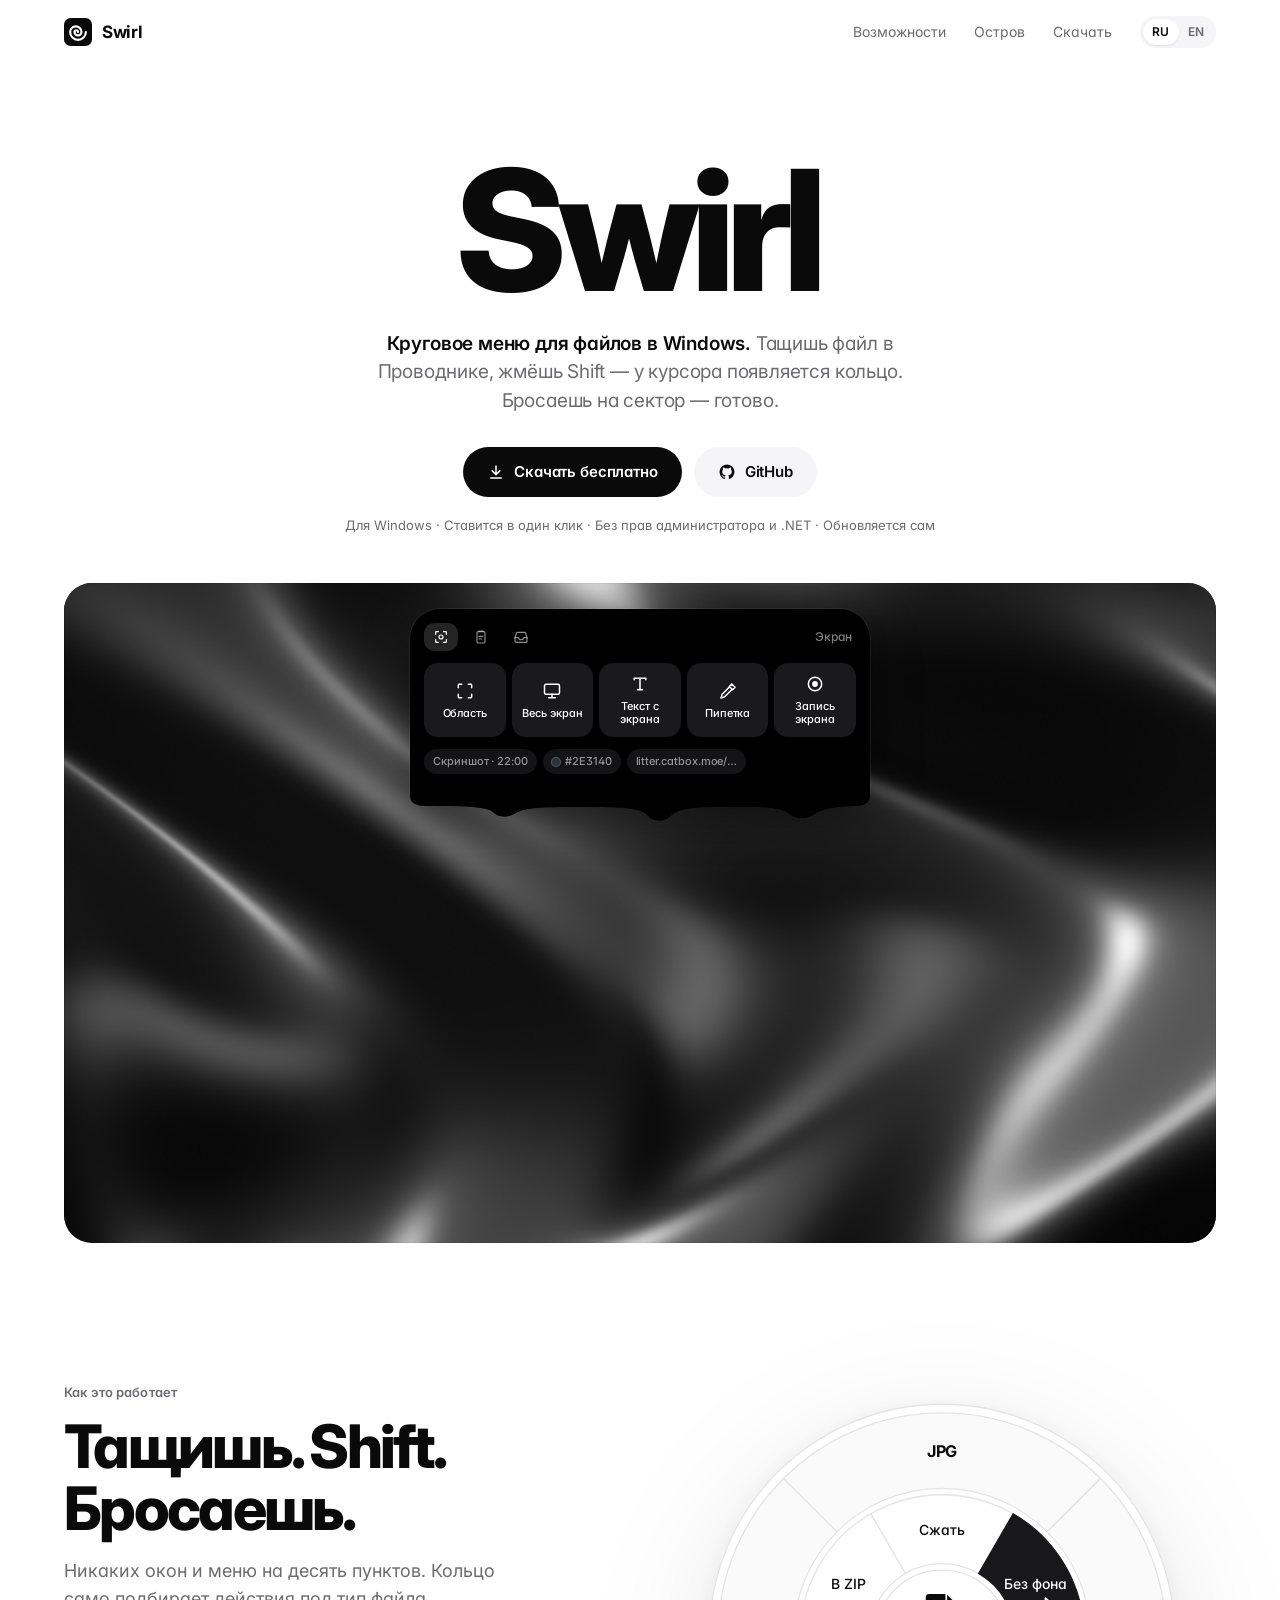
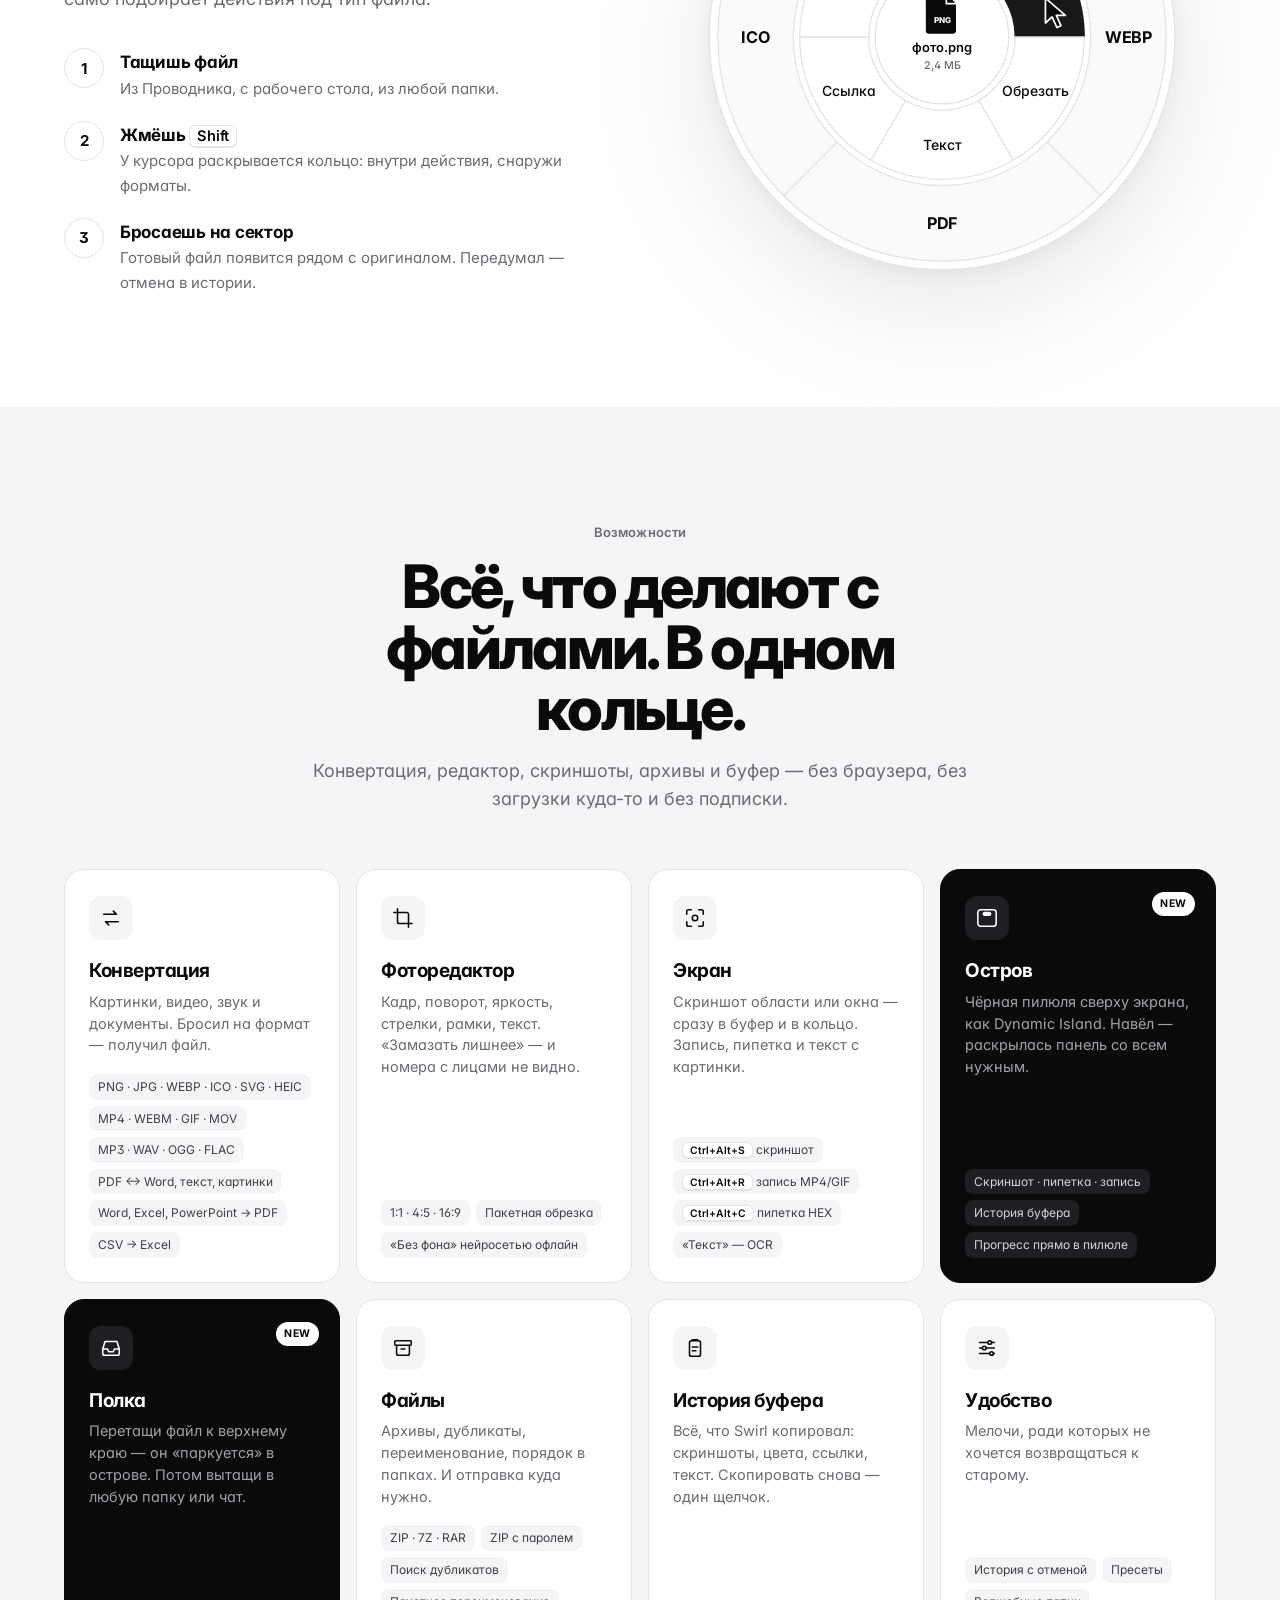
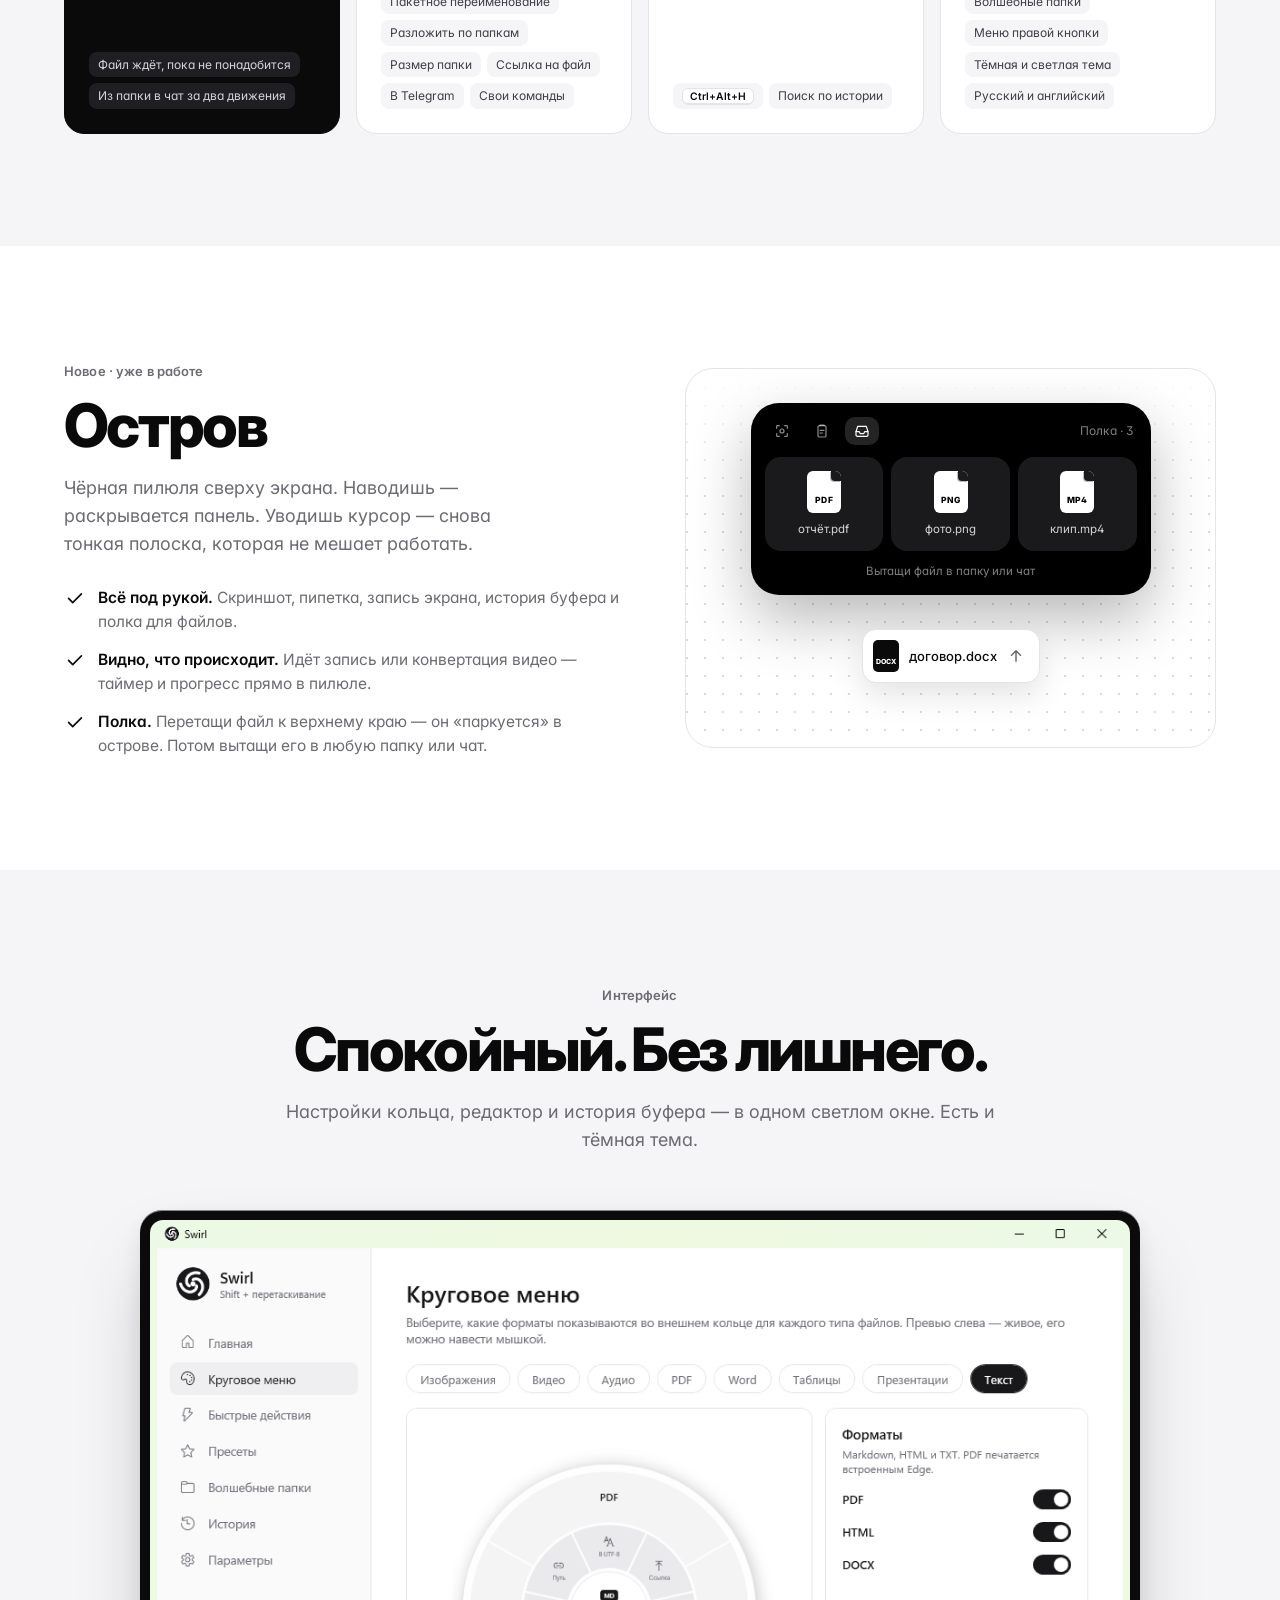
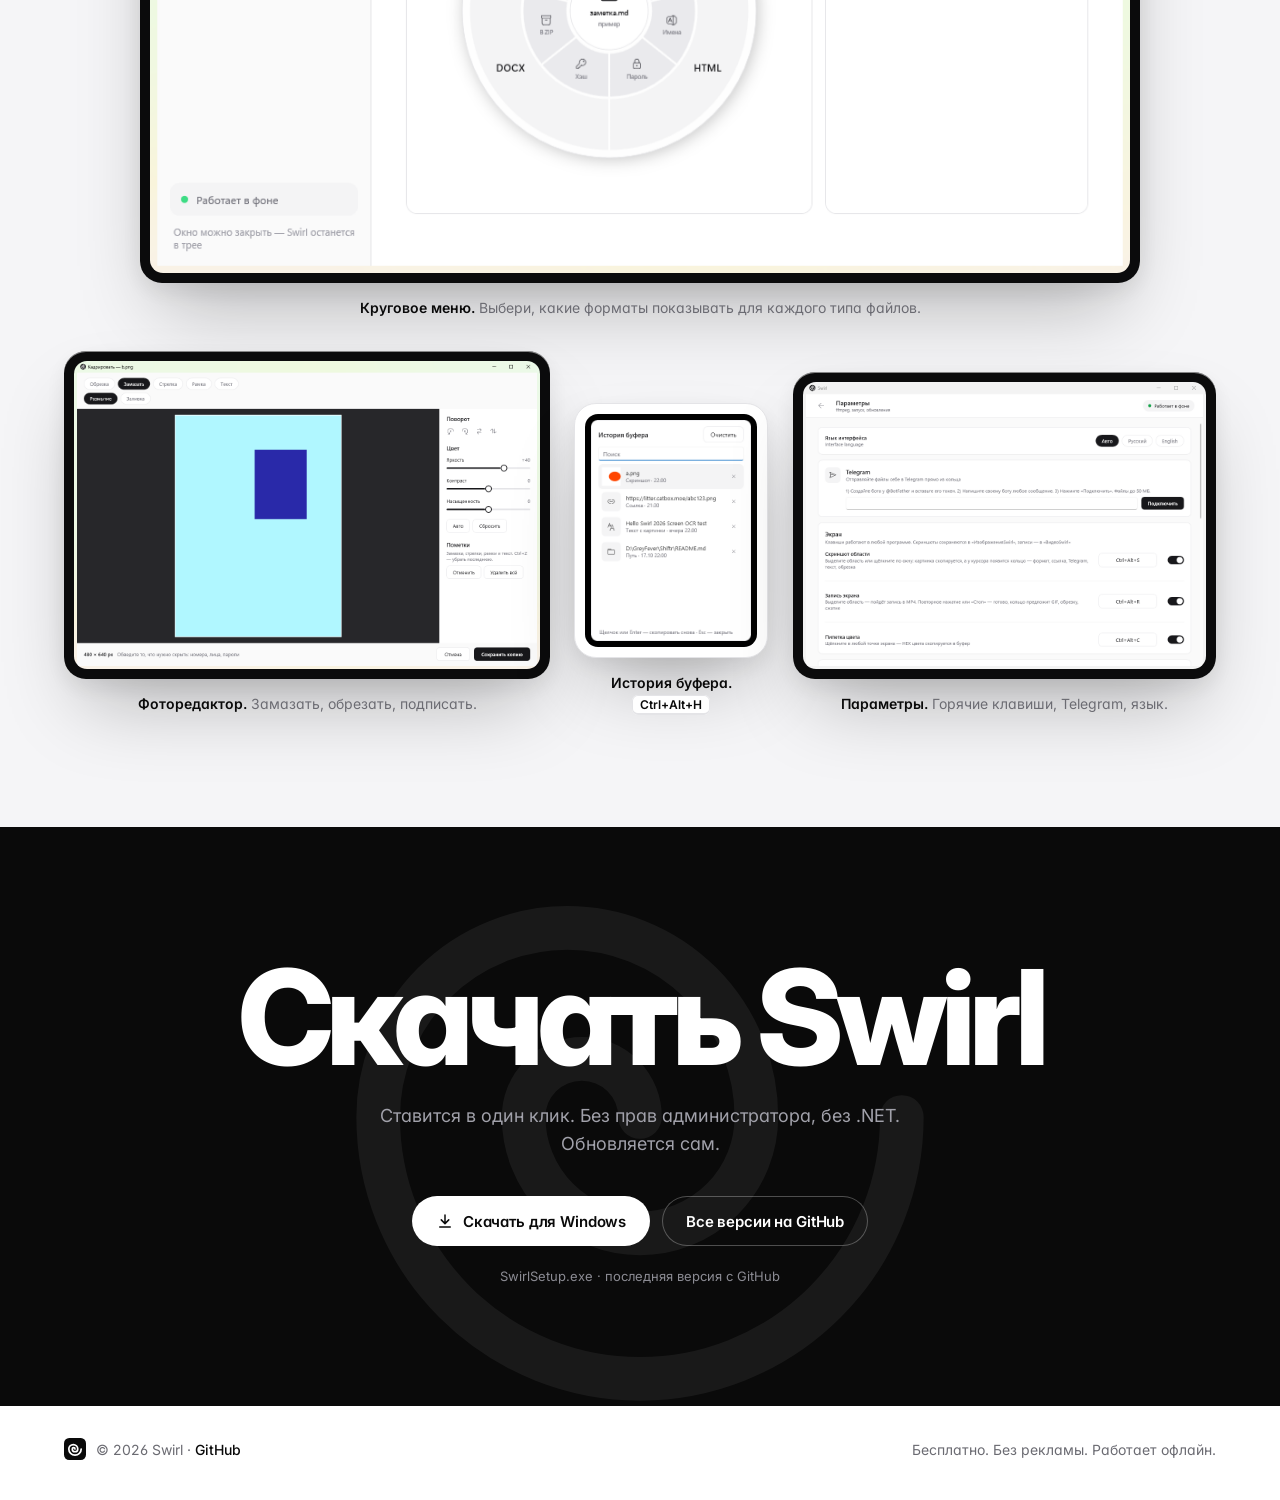
<file: docs/index.html>
<!doctype html>
<html lang="ru">
<head>
<meta charset="utf-8">
<meta name="viewport" content="width=device-width, initial-scale=1">
<title>Swirl — круговое меню для файлов в Windows</title>
<meta name="description" content="Тащишь файл в Проводнике, жмёшь Shift — у курсора кольцо. Бросаешь файл на сектор — готово. Конвертация, фоторедактор, скриншоты, запись экрана. Бесплатно, без рекламы, офлайн.">
<meta name="theme-color" content="#FFFFFF">
<link rel="icon" href="favicon.svg" type="image/svg+xml">
<link rel="canonical" href="https://futoreqa.github.io/swirl/">
<link rel="alternate" hreflang="ru" href="https://futoreqa.github.io/swirl/">
<link rel="alternate" hreflang="en" href="https://futoreqa.github.io/swirl/en/">
<meta property="og:type" content="website">
<meta property="og:site_name" content="Swirl">
<meta property="og:locale" content="ru_RU">
<meta property="og:title" content="Swirl — круговое меню для файлов в Windows">
<meta property="og:description" content="Тащишь файл, жмёшь Shift, бросаешь на сектор — готово. Бесплатно. Без рекламы. Работает офлайн.">
<meta property="og:url" content="https://futoreqa.github.io/swirl/">
<meta property="og:image" content="https://futoreqa.github.io/swirl/img/swirl-preview.png">
<meta property="og:image:width" content="1080">
<meta property="og:image:height" content="720">
<meta name="twitter:card" content="summary_large_image">
<link rel="preconnect" href="https://fonts.googleapis.com">
<link rel="preconnect" href="https://fonts.gstatic.com" crossorigin>
<link rel="stylesheet" href="https://fonts.googleapis.com/css2?family=Inter:wght@400;500;600;700;800&amp;display=swap">
<link rel="stylesheet" href="style.css">
<script>document.documentElement.className += ' js';</script>
</head>
<body>
<a class="skip" href="#main">К содержимому</a>

<header class="nav">
  <div class="wrap">
    <a class="brand" href="./" aria-label="Swirl — на главную">
      <svg viewBox="0 0 64 64" aria-hidden="true"><rect width="64" height="64" rx="15" fill="#0A0A0A"/><path d="M50 32a18 18 0 0 1-36 0a13 13 0 0 1 26 0a8 8 0 0 1-16 0a4 4 0 0 1 8 0" fill="none" stroke="#fff" stroke-width="5" stroke-linecap="round"/></svg>
      Swirl
    </a>
    <nav class="nav-links" aria-label="Основная навигация">
      <a class="opt" href="#features">Возможности</a>
      <a class="opt" href="#island">Остров</a>
      <a href="#download">Скачать</a>
      <span class="lang" role="group" aria-label="Язык">
        <span aria-current="true" lang="ru">RU</span>
        <a href="en/" lang="en" hreflang="en">EN</a>
      </span>
    </nav>
  </div>
</header>

<main id="main">

  <section class="hero" aria-labelledby="hero-title">
    <div class="wrap">
      <h1 id="hero-title">Swirl</h1>
      <p class="sub"><strong>Круговое меню для файлов в Windows.</strong> Тащишь файл в Проводнике, жмёшь Shift — у курсора появляется кольцо. Бросаешь на сектор — готово.</p>
      <div class="btns">
        <a class="btn btn-dark" href="https://github.com/futoreqa/swirl/releases/latest/download/SwirlSetup.exe">
          <svg viewBox="0 0 24 24" fill="none" stroke="currentColor" stroke-width="2" stroke-linecap="round" stroke-linejoin="round" aria-hidden="true"><path d="M12 4v11M7 10.5l5 5 5-5M5 20h14"/></svg>
          Скачать бесплатно
        </a>
        <a class="btn btn-light" href="https://github.com/futoreqa/swirl">
          <svg viewBox="0 0 24 24" fill="currentColor" aria-hidden="true"><path d="M12 2a10 10 0 0 0-3.16 19.49c.5.09.68-.22.68-.48v-1.7c-2.78.6-3.37-1.34-3.37-1.34-.45-1.16-1.11-1.47-1.11-1.47-.91-.62.07-.6.07-.6 1 .07 1.53 1.03 1.53 1.03.89 1.53 2.34 1.09 2.91.83.09-.65.35-1.09.63-1.34-2.22-.25-4.55-1.11-4.55-4.94 0-1.09.39-1.98 1.03-2.68-.1-.25-.45-1.27.1-2.64 0 0 .84-.27 2.75 1.02a9.6 9.6 0 0 1 5 0c1.91-1.29 2.75-1.02 2.75-1.02.55 1.37.2 2.39.1 2.64.64.7 1.03 1.59 1.03 2.68 0 3.84-2.34 4.68-4.57 4.93.36.31.68.92.68 1.85v2.74c0 .27.18.58.69.48A10 10 0 0 0 12 2z"/></svg>
          GitHub
        </a>
      </div>
      <p class="meta">Для Windows · Ставится в один клик · Без прав администратора и .NET · Обновляется сам</p>
    </div>
  </section>

  <div class="stage-wrap">
    <div class="wrap">
      <div class="stage">
        <canvas aria-hidden="true"></canvas>
        <p class="sr-only">Анимация: чёрный «Остров» Swirl вверху экрана раскрывается в панель с кнопками «Область», «Весь экран», «Текст с экрана», «Пипетка», «Запись экрана», затем показывает идущую запись и скопированный цвет.</p>
        <div class="island" data-state="pill" aria-hidden="true">
          <svg class="melt" viewBox="0 0 400 30" preserveAspectRatio="none"><path fill="#000" d="M0 0H400V4Q400 13 388 14C370 15 360 16 352 22C346 27 336 28 330 22C322 14 300 15 270 15C240 15 232 18 226 25C221 30 211 30 207 24C201 16 186 15 150 15C112 15 100 16 92 21C86 26 76 26 72 20C66 14 40 14 12 14Q0 13 0 4Z"/></svg>

          <div class="i-layer l-pill">
            <svg viewBox="10 10 44 44" fill="none" stroke="currentColor" stroke-width="5" stroke-linecap="round"><path d="M50 32a18 18 0 0 1-36 0a13 13 0 0 1 26 0a8 8 0 0 1-16 0a4 4 0 0 1 8 0"/></svg>
            <span class="cam"></span>
          </div>

          <div class="i-layer l-open">
            <div class="i-tabs">
              <span class="on"><svg viewBox="0 0 24 24" fill="none" stroke="currentColor" stroke-width="1.8" stroke-linecap="round" stroke-linejoin="round"><path d="M4 8V5a1 1 0 0 1 1-1h3M16 4h3a1 1 0 0 1 1 1v3M20 16v3a1 1 0 0 1-1 1h-3M8 20H5a1 1 0 0 1-1-1v-3"/><circle cx="12" cy="12" r="3"/></svg></span>
              <span><svg viewBox="0 0 24 24" fill="none" stroke="currentColor" stroke-width="1.8" stroke-linecap="round" stroke-linejoin="round"><rect x="6" y="4" width="12" height="17" rx="2"/><path d="M9 4V3h6v1M9 11h6M9 15h4"/></svg></span>
              <span><svg viewBox="0 0 24 24" fill="none" stroke="currentColor" stroke-width="1.8" stroke-linecap="round" stroke-linejoin="round"><path d="M3 13h5l1.5 3h5l1.5-3h5"/><path d="M5.5 5h13L21 13v5a2 2 0 0 1-2 2H5a2 2 0 0 1-2-2v-5z"/></svg></span>
              <span class="i-title">Экран</span>
            </div>
            <div class="i-btns">
              <span><svg viewBox="0 0 24 24" fill="none" stroke="currentColor" stroke-width="1.8" stroke-linecap="round" stroke-linejoin="round"><path d="M4 8V5a1 1 0 0 1 1-1h3M16 4h3a1 1 0 0 1 1 1v3M20 16v3a1 1 0 0 1-1 1h-3M8 20H5a1 1 0 0 1-1-1v-3"/></svg>Область</span>
              <span><svg viewBox="0 0 24 24" fill="none" stroke="currentColor" stroke-width="1.8" stroke-linecap="round" stroke-linejoin="round"><rect x="3" y="4" width="18" height="12" rx="2"/><path d="M8 20h8M12 16v4"/></svg>Весь экран</span>
              <span><svg viewBox="0 0 24 24" fill="none" stroke="currentColor" stroke-width="1.8" stroke-linecap="round" stroke-linejoin="round"><path d="M5 7V5h14v2M12 5v14M9 19h6"/></svg>Текст с экрана</span>
              <span><svg viewBox="0 0 24 24" fill="none" stroke="currentColor" stroke-width="1.8" stroke-linecap="round" stroke-linejoin="round"><path d="m16.5 3.5 4 4-3 3-4-4zM13.5 7.5 5 16l-1.5 4.5L8 19l8.5-8.5"/></svg>Пипетка</span>
              <span data-hot><svg viewBox="0 0 24 24" fill="none" stroke="currentColor" stroke-width="1.8"><circle cx="12" cy="12" r="8"/><circle cx="12" cy="12" r="3.5" fill="currentColor" stroke="none"/></svg>Запись экрана</span>
            </div>
            <div class="i-foot"><span>Скриншот · 22:00</span><span><i></i>#2E3140</span><span>litter.catbox.moe/…</span></div>
          </div>

          <div class="i-layer l-rec">
            <span class="rec-dot"></span>
            <span class="rec-time">0:12</span>
            <span class="wave"><i></i><i></i><i></i><i></i><i></i><i></i><i></i></span>
            <span class="rec-stop"></span>
          </div>

          <div class="i-layer l-color">
            <span class="swatch"></span>
            <span><b>#2E3140</b> в буфере</span>
            <svg class="ok" viewBox="0 0 24 24" fill="none" stroke="currentColor" stroke-width="2.2" stroke-linecap="round" stroke-linejoin="round"><path d="m5 12.5 4.5 4.5L19 7.5"/></svg>
          </div>
        </div>
      </div>
    </div>
  </div>

  <section class="sec" aria-labelledby="how-title">
    <div class="wrap how">
      <div class="reveal">
        <span class="eyebrow">Как это работает</span>
        <h2 id="how-title">Тащишь. Shift. Бросаешь.</h2>
        <p class="lead">Никаких окон и меню на десять пунктов. Кольцо само подбирает действия под тип файла.</p>
        <ol class="steps">
          <li><div><b>Тащишь файл</b><span>Из Проводника, с рабочего стола, из любой папки.</span></div></li>
          <li><div><b>Жмёшь <kbd>Shift</kbd></b><span>У курсора раскрывается кольцо: внутри действия, снаружи форматы.</span></div></li>
          <li><div><b>Бросаешь на сектор</b><span>Готовый файл появится рядом с оригиналом. Передумал — отмена в истории.</span></div></li>
        </ol>
      </div>
      <div class="ring-box">
        <svg class="ring" viewBox="-232 -232 464 464" role="img" aria-labelledby="ringT"><title id="ringT">Кольцо Swirl: в центре файл, внутреннее кольцо — действия, внешнее — форматы</title><circle r="216" fill="#fff" stroke="#E4E4E7" stroke-width="1.2"/><g class="g-out"><g class="s o"><path d="M-147.08 -147.08A208 208 0 0 1 147.08 -147.08L97.58 -97.58A138 138 0 0 0 -97.58 -97.58Z"/><text x="0" y="-173" text-anchor="middle" dominant-baseline="central">JPG</text></g><g class="s o"><path d="M147.08 -147.08A208 208 0 0 1 147.08 147.08L97.58 97.58A138 138 0 0 0 97.58 -97.58Z"/><text x="173" y="0" text-anchor="middle" dominant-baseline="central">WEBP</text></g><g class="s o"><path d="M147.08 147.08A208 208 0 0 1 -147.08 147.08L-97.58 97.58A138 138 0 0 0 97.58 97.58Z"/><text x="0" y="173" text-anchor="middle" dominant-baseline="central">PDF</text></g><g class="s o"><path d="M-147.08 147.08A208 208 0 0 1 -147.08 -147.08L-97.58 -97.58A138 138 0 0 0 -97.58 97.58Z"/><text x="-173" y="0" text-anchor="middle" dominant-baseline="central">ICO</text></g></g><g class="g-in"><g class="s"><path d="M-66 -114.32A132 132 0 0 1 66 -114.32L34 -58.89A68 68 0 0 0 -34 -58.89Z"/><text x="0" y="-100" text-anchor="middle" dominant-baseline="central">Сжать</text></g><g class="s hot"><path d="M66 -114.32A132 132 0 0 1 132 0L68 0A68 68 0 0 0 34 -58.89Z"/><text x="86.6" y="-50" text-anchor="middle" dominant-baseline="central">Без фона</text></g><g class="s"><path d="M132 0A132 132 0 0 1 66 114.32L34 58.89A68 68 0 0 0 68 0Z"/><text x="86.6" y="50" text-anchor="middle" dominant-baseline="central">Обрезать</text></g><g class="s"><path d="M66 114.32A132 132 0 0 1 -66 114.32L-34 58.89A68 68 0 0 0 34 58.89Z"/><text x="0" y="100" text-anchor="middle" dominant-baseline="central">Текст</text></g><g class="s"><path d="M-66 114.32A132 132 0 0 1 -132 0L-68 0A68 68 0 0 0 -34 58.89Z"/><text x="-86.6" y="50" text-anchor="middle" dominant-baseline="central">Ссылка</text></g><g class="s"><path d="M-132 0A132 132 0 0 1 -66 -114.32L-34 -58.89A68 68 0 0 0 -68 0Z"/><text x="-86.6" y="-50" text-anchor="middle" dominant-baseline="central">В ZIP</text></g></g><g class="core"><circle r="62"/><path d="M-12 -40h16l9 9v25a3 3 0 0 1-3 3h-22a3 3 0 0 1-3-3v-31a3 3 0 0 1 3-3z" fill="#0A0A0A"/><path d="M4 -40v9h9" fill="none" stroke="#fff" stroke-width="1.5"/><text x="0" y="-13" text-anchor="middle" style="font-size:7.5px;font-weight:800;fill:#fff">PNG</text><text x="0" y="14" text-anchor="middle">фото.png</text><text class="small" x="0" y="30" text-anchor="middle">2,4 МБ</text></g><g transform="translate(96 -36)"><g class="cursor"><path d="M0 0V23l6.2-5.6 4.4 9.8 3.8-1.7-4.3-9.6H18.5Z" fill="#0A0A0A" stroke="#fff" stroke-width="1.6" stroke-linejoin="round"/></g></g></svg>
      </div>
    </div>
  </section>

  <section class="sec sec-alt" id="features" aria-labelledby="features-title">
    <div class="wrap">
      <div class="head reveal">
        <span class="eyebrow">Возможности</span>
        <h2 id="features-title">Всё, что делают с файлами. В одном кольце.</h2>
        <p>Конвертация, редактор, скриншоты, архивы и буфер — без браузера, без загрузки куда-то и без подписки.</p>
      </div>
      <div class="grid">
        <article class="card reveal">
          <div class="ico"><svg viewBox="0 0 24 24" fill="none" stroke="#0A0A0A" stroke-width="1.7" stroke-linecap="round" stroke-linejoin="round" aria-hidden="true"><path d="M4 8h14l-3.5-3.5M20 16H6l3.5 3.5"/></svg></div>
          <h3>Конвертация</h3>
          <p>Картинки, видео, звук и документы. Бросил на формат — получил файл.</p>
          <ul class="tags"><li>PNG · JPG · WEBP · ICO · SVG · HEIC</li><li>MP4 · WEBM · GIF · MOV</li><li>MP3 · WAV · OGG · FLAC</li><li>PDF ↔ Word, текст, картинки</li><li>Word, Excel, PowerPoint → PDF</li><li>CSV → Excel</li></ul>
        </article>
        <article class="card reveal">
          <div class="ico"><svg viewBox="0 0 24 24" fill="none" stroke="#0A0A0A" stroke-width="1.7" stroke-linecap="round" stroke-linejoin="round" aria-hidden="true"><path d="M6 2v14a2 2 0 0 0 2 2h14M2 6h14a2 2 0 0 1 2 2v14"/></svg></div>
          <h3>Фоторедактор</h3>
          <p>Кадр, поворот, яркость, стрелки, рамки, текст. «Замазать лишнее» — и номера с лицами не видно.</p>
          <ul class="tags"><li>1:1 · 4:5 · 16:9</li><li>Пакетная обрезка</li><li>«Без фона» нейросетью офлайн</li></ul>
        </article>
        <article class="card reveal">
          <div class="ico"><svg viewBox="0 0 24 24" fill="none" stroke="#0A0A0A" stroke-width="1.7" stroke-linecap="round" stroke-linejoin="round" aria-hidden="true"><path d="M3 8V5a2 2 0 0 1 2-2h3M16 3h3a2 2 0 0 1 2 2v3M21 16v3a2 2 0 0 1-2 2h-3M8 21H5a2 2 0 0 1-2-2v-3"/><circle cx="12" cy="12" r="3"/></svg></div>
          <h3>Экран</h3>
          <p>Скриншот области или окна — сразу в буфер и в кольцо. Запись, пипетка и текст с картинки.</p>
          <ul class="tags"><li><kbd>Ctrl+Alt+S</kbd> скриншот</li><li><kbd>Ctrl+Alt+R</kbd> запись MP4/GIF</li><li><kbd>Ctrl+Alt+C</kbd> пипетка HEX</li><li>«Текст» — OCR</li></ul>
        </article>
        <article class="card card-dark reveal">
          <span class="badge">NEW</span>
          <div class="ico"><svg viewBox="0 0 24 24" fill="none" stroke="#fff" stroke-width="1.7" stroke-linecap="round" stroke-linejoin="round" aria-hidden="true"><rect x="2" y="3" width="20" height="18" rx="3"/><rect x="8" y="6" width="8" height="3" rx="1.5" fill="#fff"/></svg></div>
          <h3>Остров</h3>
          <p>Чёрная пилюля сверху экрана, как Dynamic Island. Навёл — раскрылась панель со всем нужным.</p>
          <ul class="tags"><li>Скриншот · пипетка · запись</li><li>История буфера</li><li>Прогресс прямо в пилюле</li></ul>
        </article>
        <article class="card card-dark reveal">
          <span class="badge">NEW</span>
          <div class="ico"><svg viewBox="0 0 24 24" fill="none" stroke="#fff" stroke-width="1.7" stroke-linecap="round" stroke-linejoin="round" aria-hidden="true"><path d="M3 13h5l1.5 3h5l1.5-3h5"/><path d="M5.5 5h13L21 13v5a2 2 0 0 1-2 2H5a2 2 0 0 1-2-2v-5z"/></svg></div>
          <h3>Полка</h3>
          <p>Перетащи файл к верхнему краю — он «паркуется» в острове. Потом вытащи в любую папку или чат.</p>
          <ul class="tags"><li>Файл ждёт, пока не понадобится</li><li>Из папки в чат за два движения</li></ul>
        </article>
        <article class="card reveal">
          <div class="ico"><svg viewBox="0 0 24 24" fill="none" stroke="#0A0A0A" stroke-width="1.7" stroke-linecap="round" stroke-linejoin="round" aria-hidden="true"><rect x="3" y="4" width="18" height="5" rx="1"/><path d="M5 9v9a2 2 0 0 0 2 2h10a2 2 0 0 0 2-2V9M10 13h4"/></svg></div>
          <h3>Файлы</h3>
          <p>Архивы, дубликаты, переименование, порядок в папках. И отправка куда нужно.</p>
          <ul class="tags"><li>ZIP · 7Z · RAR</li><li>ZIP с паролем</li><li>Поиск дубликатов</li><li>Пакетное переименование</li><li>Разложить по папкам</li><li>Размер папки</li><li>Ссылка на файл</li><li>В Telegram</li><li>Свои команды</li></ul>
        </article>
        <article class="card reveal">
          <div class="ico"><svg viewBox="0 0 24 24" fill="none" stroke="#0A0A0A" stroke-width="1.7" stroke-linecap="round" stroke-linejoin="round" aria-hidden="true"><rect x="6" y="4" width="12" height="17" rx="2"/><path d="M9 4V3h6v1M9 11h6M9 15h4"/></svg></div>
          <h3>История буфера</h3>
          <p>Всё, что Swirl копировал: скриншоты, цвета, ссылки, текст. Скопировать снова — один щелчок.</p>
          <ul class="tags"><li><kbd>Ctrl+Alt+H</kbd></li><li>Поиск по истории</li></ul>
        </article>
        <article class="card reveal">
          <div class="ico"><svg viewBox="0 0 24 24" fill="none" stroke="#0A0A0A" stroke-width="1.7" stroke-linecap="round" stroke-linejoin="round" aria-hidden="true"><path d="M4 6h9M17 6h3M4 12h3M11 12h9M4 18h11M19 18h1"/><circle cx="15" cy="6" r="2"/><circle cx="9" cy="12" r="2"/><circle cx="17" cy="18" r="2"/></svg></div>
          <h3>Удобство</h3>
          <p>Мелочи, ради которых не хочется возвращаться к старому.</p>
          <ul class="tags"><li>История с отменой</li><li>Пресеты</li><li>Волшебные папки</li><li>Меню правой кнопки</li><li>Тёмная и светлая тема</li><li>Русский и английский</li></ul>
        </article>
      </div>
    </div>
  </section>

  <section class="sec" id="island" aria-labelledby="island-title">
    <div class="wrap isl">
      <div class="reveal">
        <span class="eyebrow">Новое · уже в работе</span>
        <h2 id="island-title">Остров</h2>
        <p class="lead">Чёрная пилюля сверху экрана. Наводишь — раскрывается панель. Уводишь курсор — снова тонкая полоска, которая не мешает работать.</p>
        <ul class="pts">
          <li><svg viewBox="0 0 24 24" fill="none" stroke="#0A0A0A" stroke-width="1.8" stroke-linecap="round" stroke-linejoin="round" aria-hidden="true"><path d="m5 12.5 4.5 4.5L19 7.5"/></svg><div><b>Всё под рукой.</b> <span>Скриншот, пипетка, запись экрана, история буфера и полка для файлов.</span></div></li>
          <li><svg viewBox="0 0 24 24" fill="none" stroke="#0A0A0A" stroke-width="1.8" stroke-linecap="round" stroke-linejoin="round" aria-hidden="true"><path d="m5 12.5 4.5 4.5L19 7.5"/></svg><div><b>Видно, что происходит.</b> <span>Идёт запись или конвертация видео — таймер и прогресс прямо в пилюле.</span></div></li>
          <li><svg viewBox="0 0 24 24" fill="none" stroke="#0A0A0A" stroke-width="1.8" stroke-linecap="round" stroke-linejoin="round" aria-hidden="true"><path d="m5 12.5 4.5 4.5L19 7.5"/></svg><div><b>Полка.</b> <span>Перетащи файл к верхнему краю — он «паркуется» в острове. Потом вытащи его в любую папку или чат.</span></div></li>
        </ul>
      </div>
      <div class="shelf-demo reveal" role="img" aria-label="Полка в острове: три припаркованных файла, ещё один файл перетаскивают к верхнему краю">
        <div class="desk" aria-hidden="true"></div>
        <div class="shelf" aria-hidden="true">
          <div class="i-tabs">
            <span><svg viewBox="0 0 24 24" fill="none" stroke="currentColor" stroke-width="1.8" stroke-linecap="round" stroke-linejoin="round"><path d="M4 8V5a1 1 0 0 1 1-1h3M16 4h3a1 1 0 0 1 1 1v3M20 16v3a1 1 0 0 1-1 1h-3M8 20H5a1 1 0 0 1-1-1v-3"/><circle cx="12" cy="12" r="3"/></svg></span>
            <span><svg viewBox="0 0 24 24" fill="none" stroke="currentColor" stroke-width="1.8" stroke-linecap="round" stroke-linejoin="round"><rect x="6" y="4" width="12" height="17" rx="2"/><path d="M9 4V3h6v1M9 11h6M9 15h4"/></svg></span>
            <span class="on"><svg viewBox="0 0 24 24" fill="none" stroke="currentColor" stroke-width="1.8" stroke-linecap="round" stroke-linejoin="round"><path d="M3 13h5l1.5 3h5l1.5-3h5"/><path d="M5.5 5h13L21 13v5a2 2 0 0 1-2 2H5a2 2 0 0 1-2-2v-5z"/></svg></span>
            <span class="i-title">Полка · 3</span>
          </div>
          <div class="shelf-files">
            <div class="file"><span class="doc">PDF</span><span>отчёт.pdf</span></div>
            <div class="file"><span class="doc">PNG</span><span>фото.png</span></div>
            <div class="file"><span class="doc">MP4</span><span>клип.mp4</span></div>
          </div>
          <p class="shelf-hint">Вытащи файл в папку или чат</p>
        </div>
        <div class="drag" aria-hidden="true">
          <span class="doc">DOCX</span>
          договор.docx
          <svg class="arrow" viewBox="0 0 24 24" fill="none" stroke="currentColor" stroke-width="2" stroke-linecap="round" stroke-linejoin="round"><path d="M12 19V5M6 11l6-6 6 6"/></svg>
        </div>
      </div>
    </div>
  </section>

  <section class="sec sec-alt" aria-labelledby="shots-title">
    <div class="wrap">
      <div class="head reveal">
        <span class="eyebrow">Интерфейс</span>
        <h2 id="shots-title">Спокойный. Без лишнего.</h2>
        <p>Настройки кольца, редактор и история буфера — в одном светлом окне. Есть и тёмная тема.</p>
      </div>
      <div class="tilt-stage">
        <figure class="hero-shot tilt">
          <div class="frame"><img src="img/swirl-preview.png" width="1080" height="720" alt="Окно Swirl, раздел «Круговое меню»: превью кольца для Markdown-файла с действиями и форматами PDF, HTML и DOCX" loading="lazy" decoding="async"></div>
          <figcaption><b>Круговое меню.</b> Выбери, какие форматы показывать для каждого типа файлов.</figcaption>
        </figure>
      </div>
      <div class="shots tilt-stage">
        <figure class="tilt tl">
          <div class="frame"><img src="img/editor.png" width="1240" height="820" alt="Фоторедактор Swirl: инструменты «Обрезка», «Замазать», «Стрелка», «Рамка», «Текст», ползунки яркости и контраста" loading="lazy" decoding="async"></div>
          <figcaption><b>Фоторедактор.</b> Замазать, обрезать, подписать.</figcaption>
        </figure>
        <figure class="tilt">
          <div class="frame light"><img src="img/clips.png" width="400" height="540" alt="Окно «История буфера»: скриншот, ссылка, распознанный текст и путь к файлу" loading="lazy" decoding="async"></div>
          <figcaption><b>История буфера.</b> <kbd>Ctrl+Alt+H</kbd></figcaption>
        </figure>
        <figure class="tilt tr">
          <div class="frame"><img src="img/settings.png" width="1040" height="740" alt="Параметры Swirl: язык интерфейса, отправка в Telegram, горячие клавиши скриншота, записи экрана и пипетки" loading="lazy" decoding="async"></div>
          <figcaption><b>Параметры.</b> Горячие клавиши, Telegram, язык.</figcaption>
        </figure>
      </div>
    </div>
  </section>

  <section class="cta" id="download" aria-labelledby="cta-title">
    <svg class="cta-mark" viewBox="10 10 44 44" fill="none" stroke="#fff" stroke-width="3" stroke-linecap="round" aria-hidden="true"><path d="M50 32a18 18 0 0 1-36 0a13 13 0 0 1 26 0a8 8 0 0 1-16 0a4 4 0 0 1 8 0"/></svg>
    <div class="wrap reveal">
      <h2 id="cta-title">Скачать Swirl</h2>
      <p>Ставится в один клик. Без прав администратора, без .NET. Обновляется сам.</p>
      <div class="btns">
        <a class="btn btn-white" href="https://github.com/futoreqa/swirl/releases/latest/download/SwirlSetup.exe">
          <svg viewBox="0 0 24 24" fill="none" stroke="currentColor" stroke-width="2" stroke-linecap="round" stroke-linejoin="round" aria-hidden="true"><path d="M12 4v11M7 10.5l5 5 5-5M5 20h14"/></svg>
          Скачать для Windows
        </a>
        <a class="btn btn-ghost" href="https://github.com/futoreqa/swirl/releases">Все версии на GitHub</a>
      </div>
      <p class="fine">SwirlSetup.exe · последняя версия с GitHub</p>
    </div>
  </section>

</main>

<footer>
  <div class="wrap">
    <div class="f-left">
      <svg viewBox="0 0 64 64" aria-hidden="true"><rect width="64" height="64" rx="15" fill="#0A0A0A"/><path d="M50 32a18 18 0 0 1-36 0a13 13 0 0 1 26 0a8 8 0 0 1-16 0a4 4 0 0 1 8 0" fill="none" stroke="#fff" stroke-width="5" stroke-linecap="round"/></svg>
      <span>© 2026 Swirl · <a href="https://github.com/futoreqa/swirl">GitHub</a></span>
    </div>
    <p>Бесплатно. Без рекламы. Работает офлайн.</p>
  </div>
</footer>

<script src="app.js" defer></script>
</body>
</html>
</file>
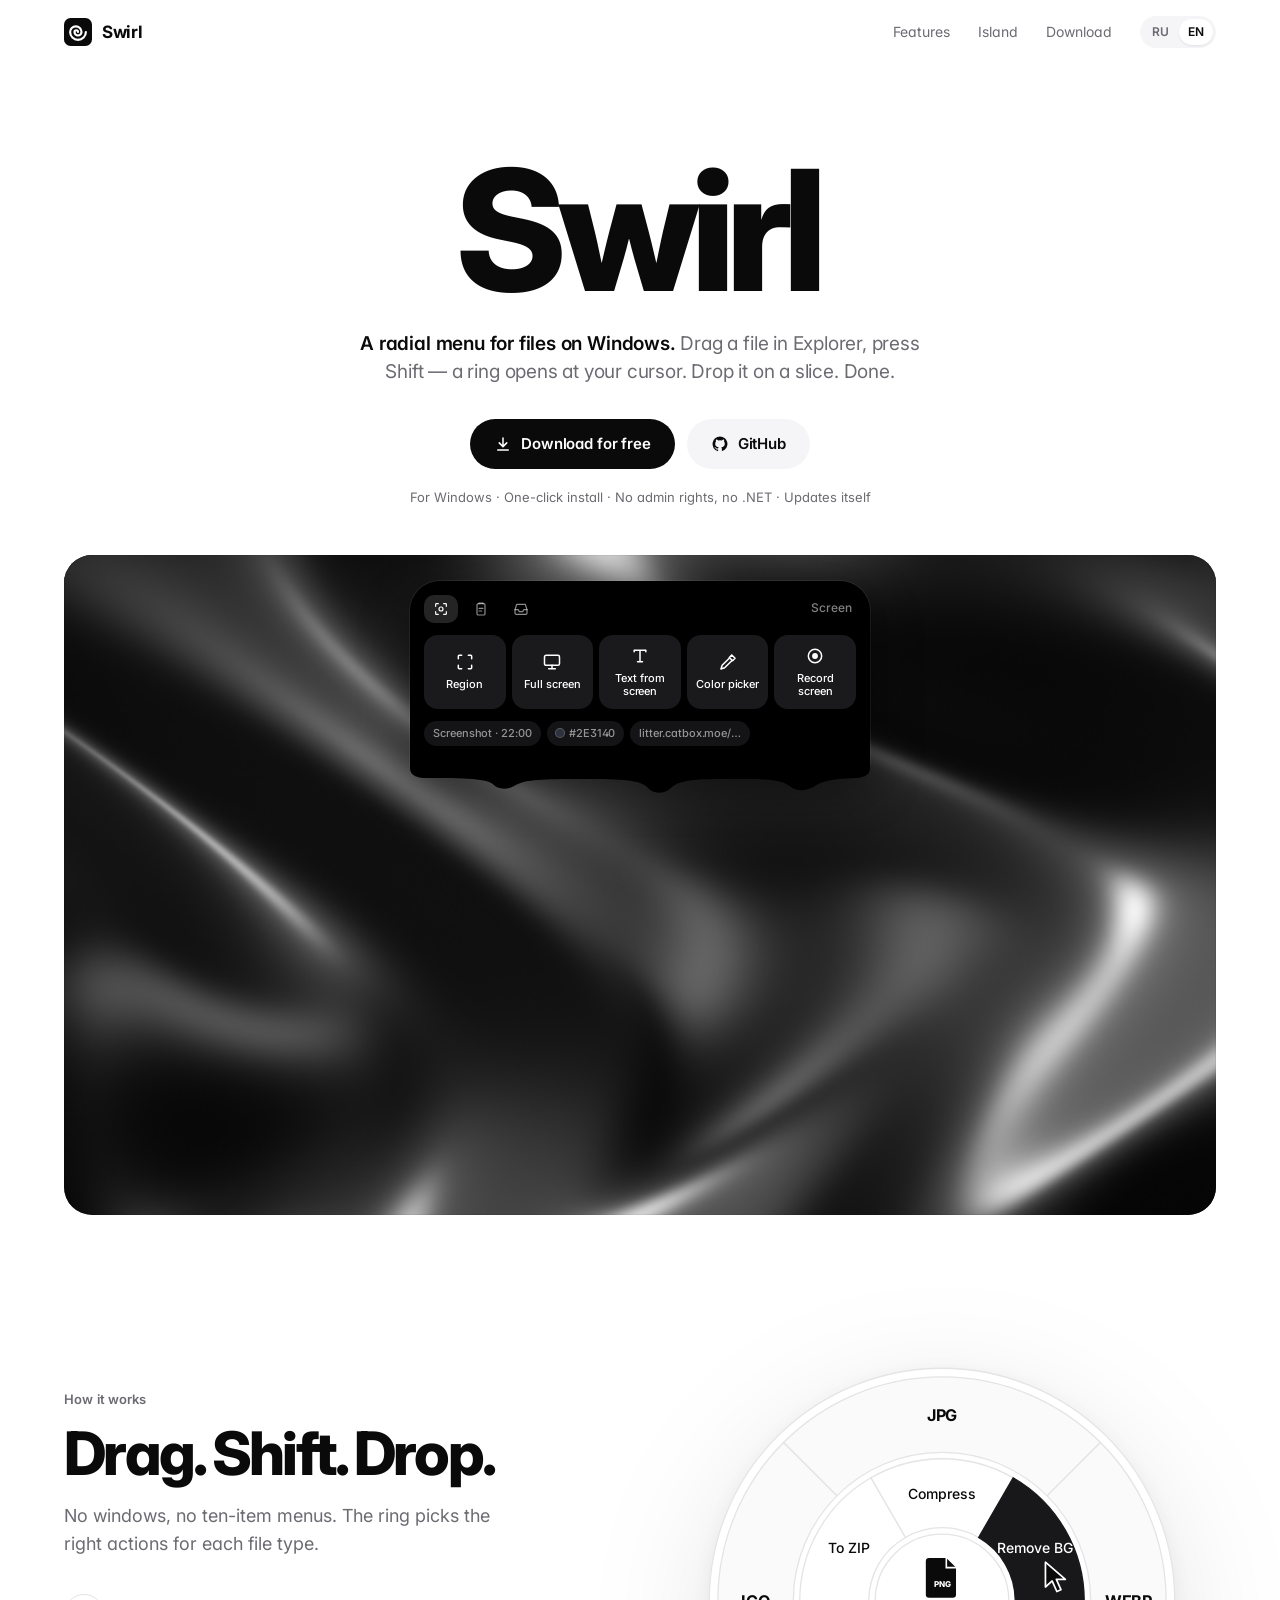
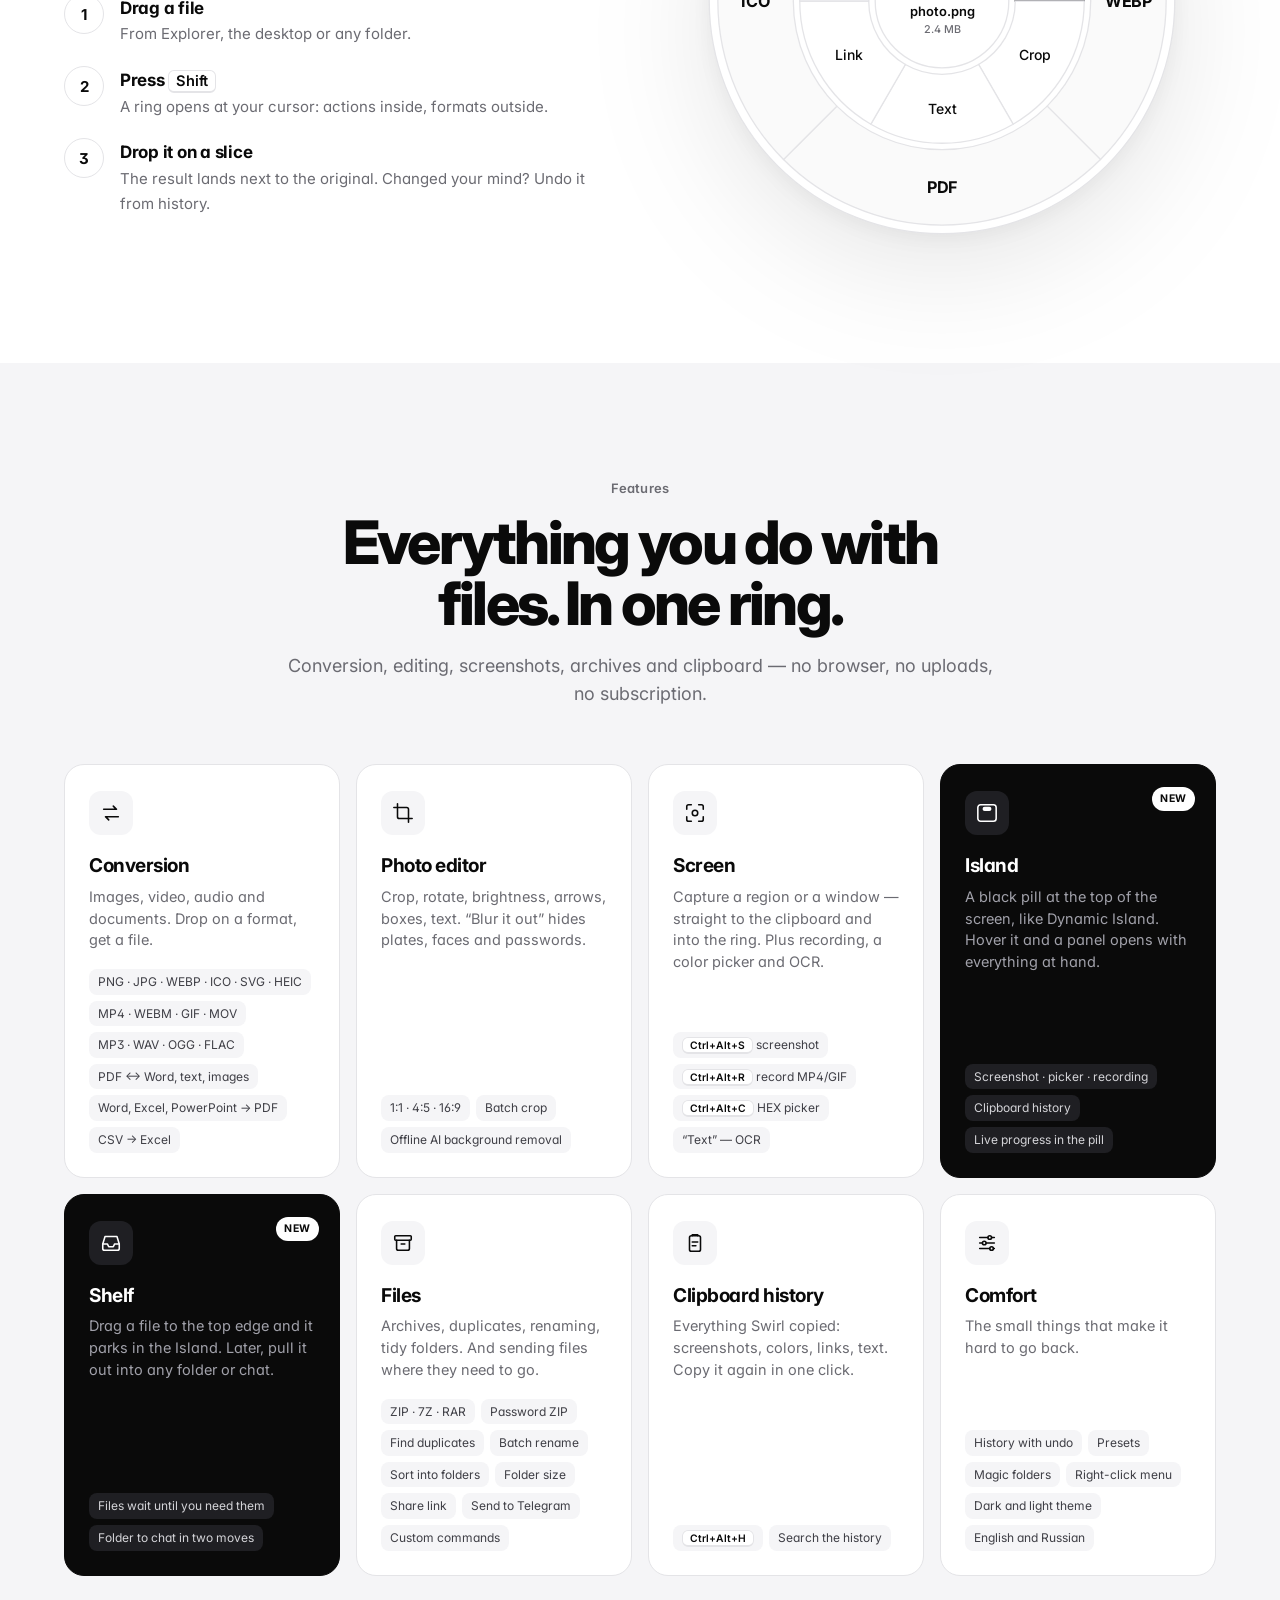
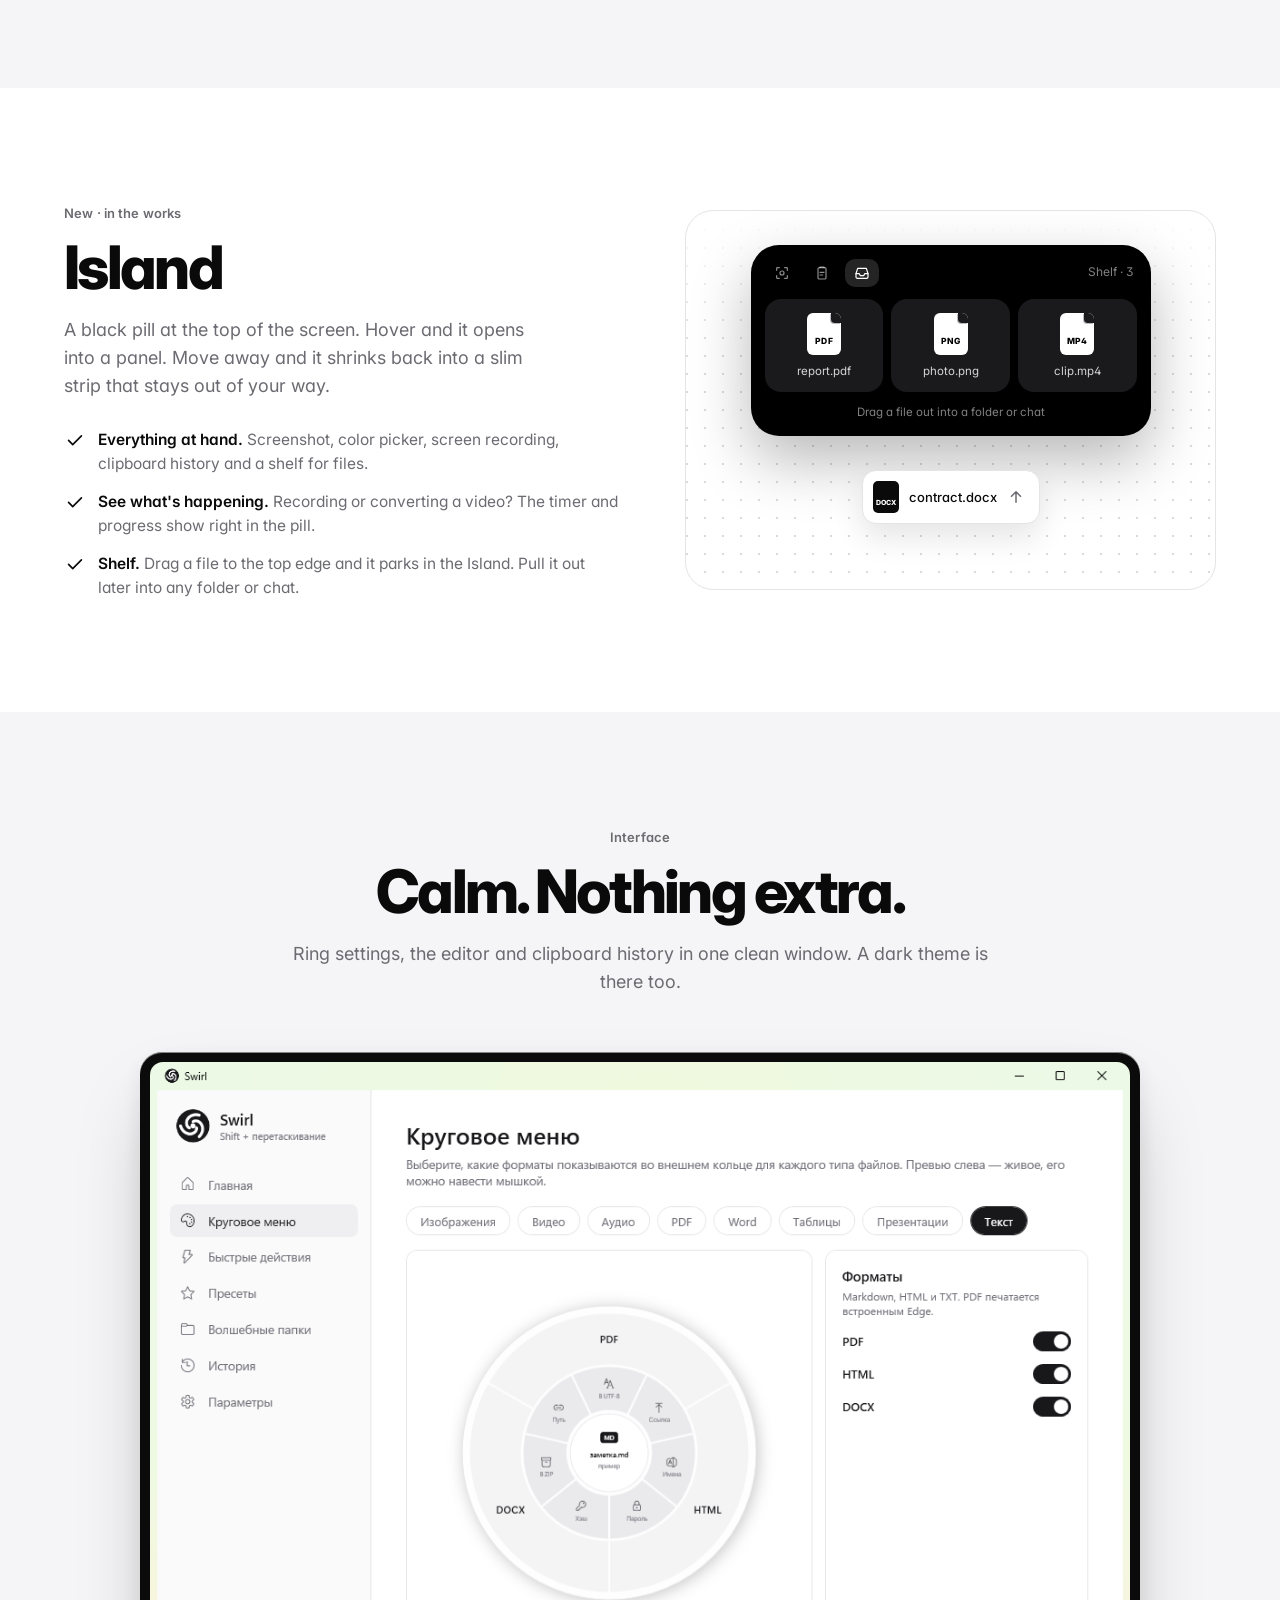
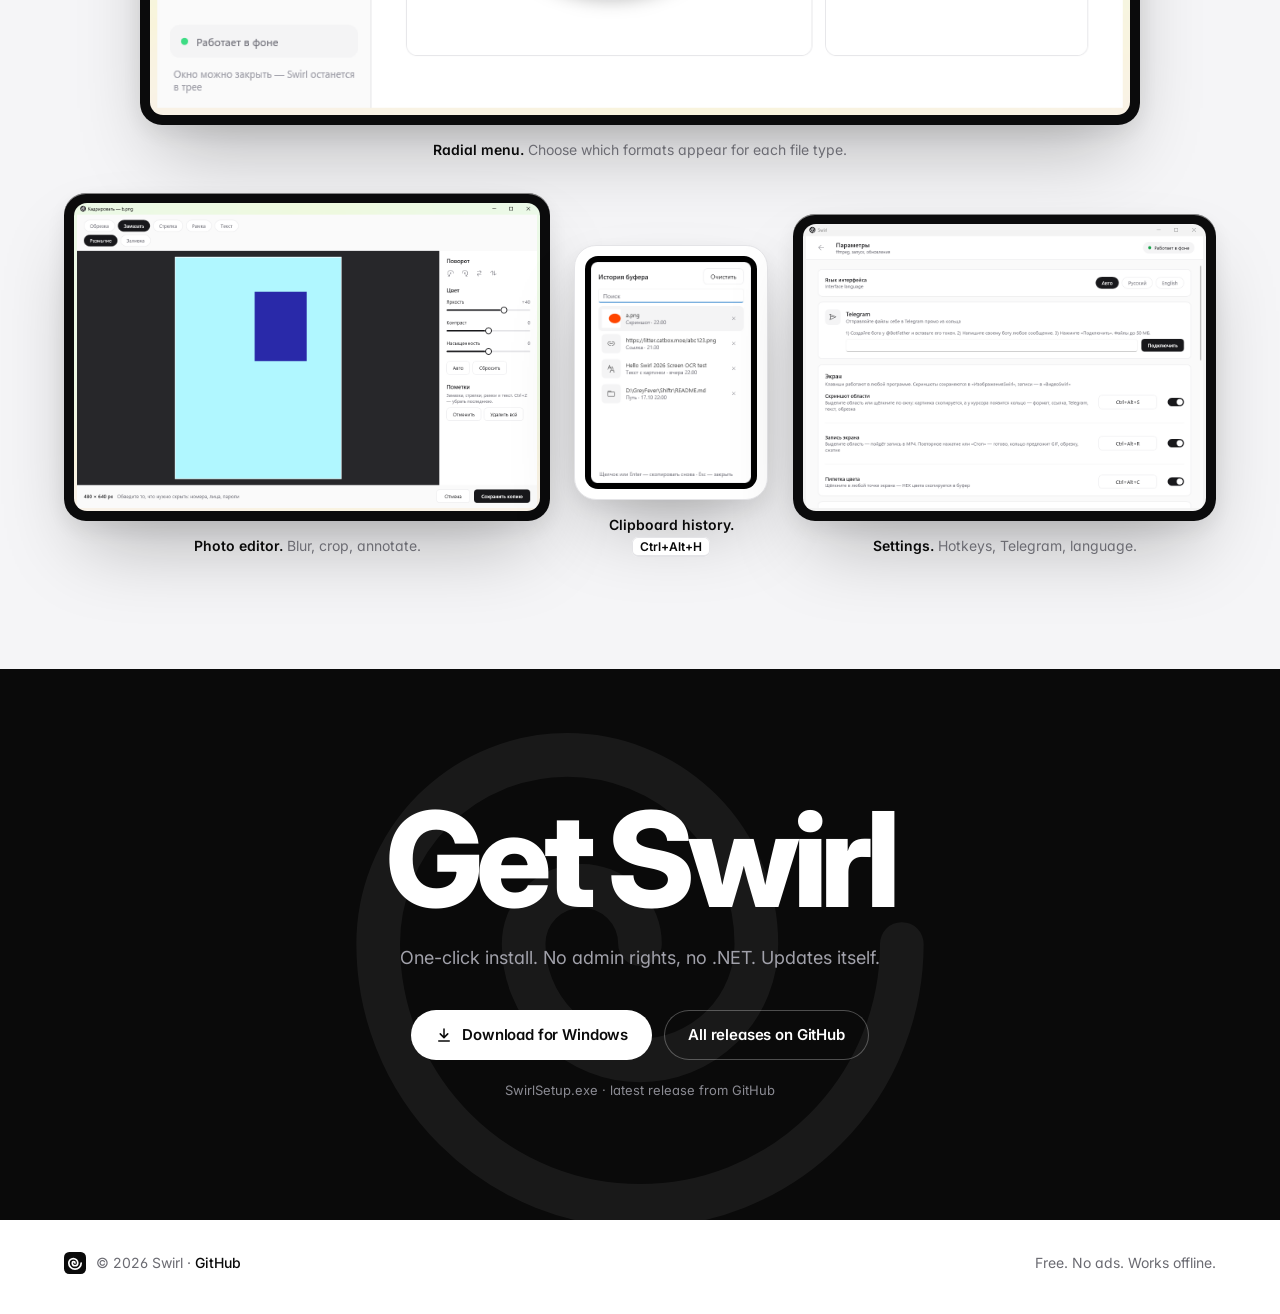
<file: docs/en/index.html>
<!doctype html>
<html lang="en">
<head>
<meta charset="utf-8">
<meta name="viewport" content="width=device-width, initial-scale=1">
<title>Swirl — a radial menu for files on Windows</title>
<meta name="description" content="Drag a file in Explorer, press Shift — a ring appears at your cursor. Drop the file on a slice and you're done. Conversion, photo editor, screenshots, screen recording. Free, no ads, works offline.">
<meta name="theme-color" content="#FFFFFF">
<link rel="icon" href="../favicon.svg" type="image/svg+xml">
<link rel="canonical" href="https://futoreqa.github.io/swirl/en/">
<link rel="alternate" hreflang="ru" href="https://futoreqa.github.io/swirl/">
<link rel="alternate" hreflang="en" href="https://futoreqa.github.io/swirl/en/">
<meta property="og:type" content="website">
<meta property="og:site_name" content="Swirl">
<meta property="og:locale" content="en_US">
<meta property="og:title" content="Swirl — a radial menu for files on Windows">
<meta property="og:description" content="Drag a file, press Shift, drop it on a slice — done. Free. No ads. Works offline.">
<meta property="og:url" content="https://futoreqa.github.io/swirl/en/">
<meta property="og:image" content="https://futoreqa.github.io/swirl/img/swirl-preview.png">
<meta property="og:image:width" content="1080">
<meta property="og:image:height" content="720">
<meta name="twitter:card" content="summary_large_image">
<link rel="preconnect" href="https://fonts.googleapis.com">
<link rel="preconnect" href="https://fonts.gstatic.com" crossorigin>
<link rel="stylesheet" href="https://fonts.googleapis.com/css2?family=Inter:wght@400;500;600;700;800&amp;display=swap">
<link rel="stylesheet" href="../style.css">
<script>document.documentElement.className += ' js';</script>
</head>
<body>
<a class="skip" href="#main">Skip to content</a>

<header class="nav">
  <div class="wrap">
    <a class="brand" href="./" aria-label="Swirl — home">
      <svg viewBox="0 0 64 64" aria-hidden="true"><rect width="64" height="64" rx="15" fill="#0A0A0A"/><path d="M50 32a18 18 0 0 1-36 0a13 13 0 0 1 26 0a8 8 0 0 1-16 0a4 4 0 0 1 8 0" fill="none" stroke="#fff" stroke-width="5" stroke-linecap="round"/></svg>
      Swirl
    </a>
    <nav class="nav-links" aria-label="Main navigation">
      <a class="opt" href="#features">Features</a>
      <a class="opt" href="#island">Island</a>
      <a href="#download">Download</a>
      <span class="lang" role="group" aria-label="Language">
        <a href="../" lang="ru" hreflang="ru">RU</a>
        <span aria-current="true" lang="en">EN</span>
      </span>
    </nav>
  </div>
</header>

<main id="main">

  <section class="hero" aria-labelledby="hero-title">
    <div class="wrap">
      <h1 id="hero-title">Swirl</h1>
      <p class="sub"><strong>A radial menu for files on Windows.</strong> Drag a file in Explorer, press Shift — a ring opens at your cursor. Drop it on a slice. Done.</p>
      <div class="btns">
        <a class="btn btn-dark" href="https://github.com/futoreqa/swirl/releases/latest/download/SwirlSetup.exe">
          <svg viewBox="0 0 24 24" fill="none" stroke="currentColor" stroke-width="2" stroke-linecap="round" stroke-linejoin="round" aria-hidden="true"><path d="M12 4v11M7 10.5l5 5 5-5M5 20h14"/></svg>
          Download for free
        </a>
        <a class="btn btn-light" href="https://github.com/futoreqa/swirl">
          <svg viewBox="0 0 24 24" fill="currentColor" aria-hidden="true"><path d="M12 2a10 10 0 0 0-3.16 19.49c.5.09.68-.22.68-.48v-1.7c-2.78.6-3.37-1.34-3.37-1.34-.45-1.16-1.11-1.47-1.11-1.47-.91-.62.07-.6.07-.6 1 .07 1.53 1.03 1.53 1.03.89 1.53 2.34 1.09 2.91.83.09-.65.35-1.09.63-1.34-2.22-.25-4.55-1.11-4.55-4.94 0-1.09.39-1.98 1.03-2.68-.1-.25-.45-1.27.1-2.64 0 0 .84-.27 2.75 1.02a9.6 9.6 0 0 1 5 0c1.91-1.29 2.75-1.02 2.75-1.02.55 1.37.2 2.39.1 2.64.64.7 1.03 1.59 1.03 2.68 0 3.84-2.34 4.68-4.57 4.93.36.31.68.92.68 1.85v2.74c0 .27.18.58.69.48A10 10 0 0 0 12 2z"/></svg>
          GitHub
        </a>
      </div>
      <p class="meta">For Windows · One-click install · No admin rights, no .NET · Updates itself</p>
    </div>
  </section>

  <div class="stage-wrap">
    <div class="wrap">
      <div class="stage">
        <canvas aria-hidden="true"></canvas>
        <p class="sr-only">Animation: the black Swirl Island at the top of the screen expands into a panel with Region, Full screen, Text from screen, Color picker and Record screen buttons, then shows a recording in progress and a copied color.</p>
        <div class="island" data-state="pill" aria-hidden="true">
          <svg class="melt" viewBox="0 0 400 30" preserveAspectRatio="none"><path fill="#000" d="M0 0H400V4Q400 13 388 14C370 15 360 16 352 22C346 27 336 28 330 22C322 14 300 15 270 15C240 15 232 18 226 25C221 30 211 30 207 24C201 16 186 15 150 15C112 15 100 16 92 21C86 26 76 26 72 20C66 14 40 14 12 14Q0 13 0 4Z"/></svg>

          <div class="i-layer l-pill">
            <svg viewBox="10 10 44 44" fill="none" stroke="currentColor" stroke-width="5" stroke-linecap="round"><path d="M50 32a18 18 0 0 1-36 0a13 13 0 0 1 26 0a8 8 0 0 1-16 0a4 4 0 0 1 8 0"/></svg>
            <span class="cam"></span>
          </div>

          <div class="i-layer l-open">
            <div class="i-tabs">
              <span class="on"><svg viewBox="0 0 24 24" fill="none" stroke="currentColor" stroke-width="1.8" stroke-linecap="round" stroke-linejoin="round"><path d="M4 8V5a1 1 0 0 1 1-1h3M16 4h3a1 1 0 0 1 1 1v3M20 16v3a1 1 0 0 1-1 1h-3M8 20H5a1 1 0 0 1-1-1v-3"/><circle cx="12" cy="12" r="3"/></svg></span>
              <span><svg viewBox="0 0 24 24" fill="none" stroke="currentColor" stroke-width="1.8" stroke-linecap="round" stroke-linejoin="round"><rect x="6" y="4" width="12" height="17" rx="2"/><path d="M9 4V3h6v1M9 11h6M9 15h4"/></svg></span>
              <span><svg viewBox="0 0 24 24" fill="none" stroke="currentColor" stroke-width="1.8" stroke-linecap="round" stroke-linejoin="round"><path d="M3 13h5l1.5 3h5l1.5-3h5"/><path d="M5.5 5h13L21 13v5a2 2 0 0 1-2 2H5a2 2 0 0 1-2-2v-5z"/></svg></span>
              <span class="i-title">Screen</span>
            </div>
            <div class="i-btns">
              <span><svg viewBox="0 0 24 24" fill="none" stroke="currentColor" stroke-width="1.8" stroke-linecap="round" stroke-linejoin="round"><path d="M4 8V5a1 1 0 0 1 1-1h3M16 4h3a1 1 0 0 1 1 1v3M20 16v3a1 1 0 0 1-1 1h-3M8 20H5a1 1 0 0 1-1-1v-3"/></svg>Region</span>
              <span><svg viewBox="0 0 24 24" fill="none" stroke="currentColor" stroke-width="1.8" stroke-linecap="round" stroke-linejoin="round"><rect x="3" y="4" width="18" height="12" rx="2"/><path d="M8 20h8M12 16v4"/></svg>Full screen</span>
              <span><svg viewBox="0 0 24 24" fill="none" stroke="currentColor" stroke-width="1.8" stroke-linecap="round" stroke-linejoin="round"><path d="M5 7V5h14v2M12 5v14M9 19h6"/></svg>Text from screen</span>
              <span><svg viewBox="0 0 24 24" fill="none" stroke="currentColor" stroke-width="1.8" stroke-linecap="round" stroke-linejoin="round"><path d="m16.5 3.5 4 4-3 3-4-4zM13.5 7.5 5 16l-1.5 4.5L8 19l8.5-8.5"/></svg>Color picker</span>
              <span data-hot><svg viewBox="0 0 24 24" fill="none" stroke="currentColor" stroke-width="1.8"><circle cx="12" cy="12" r="8"/><circle cx="12" cy="12" r="3.5" fill="currentColor" stroke="none"/></svg>Record screen</span>
            </div>
            <div class="i-foot"><span>Screenshot · 22:00</span><span><i></i>#2E3140</span><span>litter.catbox.moe/…</span></div>
          </div>

          <div class="i-layer l-rec">
            <span class="rec-dot"></span>
            <span class="rec-time">0:12</span>
            <span class="wave"><i></i><i></i><i></i><i></i><i></i><i></i><i></i></span>
            <span class="rec-stop"></span>
          </div>

          <div class="i-layer l-color">
            <span class="swatch"></span>
            <span><b>#2E3140</b> copied</span>
            <svg class="ok" viewBox="0 0 24 24" fill="none" stroke="currentColor" stroke-width="2.2" stroke-linecap="round" stroke-linejoin="round"><path d="m5 12.5 4.5 4.5L19 7.5"/></svg>
          </div>
        </div>
      </div>
    </div>
  </div>

  <section class="sec" aria-labelledby="how-title">
    <div class="wrap how">
      <div class="reveal">
        <span class="eyebrow">How it works</span>
        <h2 id="how-title">Drag. Shift. Drop.</h2>
        <p class="lead">No windows, no ten-item menus. The ring picks the right actions for each file type.</p>
        <ol class="steps">
          <li><div><b>Drag a file</b><span>From Explorer, the desktop or any folder.</span></div></li>
          <li><div><b>Press <kbd>Shift</kbd></b><span>A ring opens at your cursor: actions inside, formats outside.</span></div></li>
          <li><div><b>Drop it on a slice</b><span>The result lands next to the original. Changed your mind? Undo it from history.</span></div></li>
        </ol>
      </div>
      <div class="ring-box">
        <svg class="ring" viewBox="-232 -232 464 464" role="img" aria-labelledby="ringT"><title id="ringT">Swirl ring: the file in the centre, actions in the inner ring, formats in the outer ring</title><circle r="216" fill="#fff" stroke="#E4E4E7" stroke-width="1.2"/><g class="g-out"><g class="s o"><path d="M-147.08 -147.08A208 208 0 0 1 147.08 -147.08L97.58 -97.58A138 138 0 0 0 -97.58 -97.58Z"/><text x="0" y="-173" text-anchor="middle" dominant-baseline="central">JPG</text></g><g class="s o"><path d="M147.08 -147.08A208 208 0 0 1 147.08 147.08L97.58 97.58A138 138 0 0 0 97.58 -97.58Z"/><text x="173" y="0" text-anchor="middle" dominant-baseline="central">WEBP</text></g><g class="s o"><path d="M147.08 147.08A208 208 0 0 1 -147.08 147.08L-97.58 97.58A138 138 0 0 0 97.58 97.58Z"/><text x="0" y="173" text-anchor="middle" dominant-baseline="central">PDF</text></g><g class="s o"><path d="M-147.08 147.08A208 208 0 0 1 -147.08 -147.08L-97.58 -97.58A138 138 0 0 0 -97.58 97.58Z"/><text x="-173" y="0" text-anchor="middle" dominant-baseline="central">ICO</text></g></g><g class="g-in"><g class="s"><path d="M-66 -114.32A132 132 0 0 1 66 -114.32L34 -58.89A68 68 0 0 0 -34 -58.89Z"/><text x="0" y="-100" text-anchor="middle" dominant-baseline="central">Compress</text></g><g class="s hot"><path d="M66 -114.32A132 132 0 0 1 132 0L68 0A68 68 0 0 0 34 -58.89Z"/><text x="86.6" y="-50" text-anchor="middle" dominant-baseline="central">Remove BG</text></g><g class="s"><path d="M132 0A132 132 0 0 1 66 114.32L34 58.89A68 68 0 0 0 68 0Z"/><text x="86.6" y="50" text-anchor="middle" dominant-baseline="central">Crop</text></g><g class="s"><path d="M66 114.32A132 132 0 0 1 -66 114.32L-34 58.89A68 68 0 0 0 34 58.89Z"/><text x="0" y="100" text-anchor="middle" dominant-baseline="central">Text</text></g><g class="s"><path d="M-66 114.32A132 132 0 0 1 -132 0L-68 0A68 68 0 0 0 -34 58.89Z"/><text x="-86.6" y="50" text-anchor="middle" dominant-baseline="central">Link</text></g><g class="s"><path d="M-132 0A132 132 0 0 1 -66 -114.32L-34 -58.89A68 68 0 0 0 -68 0Z"/><text x="-86.6" y="-50" text-anchor="middle" dominant-baseline="central">To ZIP</text></g></g><g class="core"><circle r="62"/><path d="M-12 -40h16l9 9v25a3 3 0 0 1-3 3h-22a3 3 0 0 1-3-3v-31a3 3 0 0 1 3-3z" fill="#0A0A0A"/><path d="M4 -40v9h9" fill="none" stroke="#fff" stroke-width="1.5"/><text x="0" y="-13" text-anchor="middle" style="font-size:7.5px;font-weight:800;fill:#fff">PNG</text><text x="0" y="14" text-anchor="middle">photo.png</text><text class="small" x="0" y="30" text-anchor="middle">2.4 MB</text></g><g transform="translate(96 -36)"><g class="cursor"><path d="M0 0V23l6.2-5.6 4.4 9.8 3.8-1.7-4.3-9.6H18.5Z" fill="#0A0A0A" stroke="#fff" stroke-width="1.6" stroke-linejoin="round"/></g></g></svg>
      </div>
    </div>
  </section>

  <section class="sec sec-alt" id="features" aria-labelledby="features-title">
    <div class="wrap">
      <div class="head reveal">
        <span class="eyebrow">Features</span>
        <h2 id="features-title">Everything you do with files. In one ring.</h2>
        <p>Conversion, editing, screenshots, archives and clipboard — no browser, no uploads, no subscription.</p>
      </div>
      <div class="grid">
        <article class="card reveal">
          <div class="ico"><svg viewBox="0 0 24 24" fill="none" stroke="#0A0A0A" stroke-width="1.7" stroke-linecap="round" stroke-linejoin="round" aria-hidden="true"><path d="M4 8h14l-3.5-3.5M20 16H6l3.5 3.5"/></svg></div>
          <h3>Conversion</h3>
          <p>Images, video, audio and documents. Drop on a format, get a file.</p>
          <ul class="tags"><li>PNG · JPG · WEBP · ICO · SVG · HEIC</li><li>MP4 · WEBM · GIF · MOV</li><li>MP3 · WAV · OGG · FLAC</li><li>PDF ↔ Word, text, images</li><li>Word, Excel, PowerPoint → PDF</li><li>CSV → Excel</li></ul>
        </article>
        <article class="card reveal">
          <div class="ico"><svg viewBox="0 0 24 24" fill="none" stroke="#0A0A0A" stroke-width="1.7" stroke-linecap="round" stroke-linejoin="round" aria-hidden="true"><path d="M6 2v14a2 2 0 0 0 2 2h14M2 6h14a2 2 0 0 1 2 2v14"/></svg></div>
          <h3>Photo editor</h3>
          <p>Crop, rotate, brightness, arrows, boxes, text. “Blur it out” hides plates, faces and passwords.</p>
          <ul class="tags"><li>1:1 · 4:5 · 16:9</li><li>Batch crop</li><li>Offline AI background removal</li></ul>
        </article>
        <article class="card reveal">
          <div class="ico"><svg viewBox="0 0 24 24" fill="none" stroke="#0A0A0A" stroke-width="1.7" stroke-linecap="round" stroke-linejoin="round" aria-hidden="true"><path d="M3 8V5a2 2 0 0 1 2-2h3M16 3h3a2 2 0 0 1 2 2v3M21 16v3a2 2 0 0 1-2 2h-3M8 21H5a2 2 0 0 1-2-2v-3"/><circle cx="12" cy="12" r="3"/></svg></div>
          <h3>Screen</h3>
          <p>Capture a region or a window — straight to the clipboard and into the ring. Plus recording, a color picker and OCR.</p>
          <ul class="tags"><li><kbd>Ctrl+Alt+S</kbd> screenshot</li><li><kbd>Ctrl+Alt+R</kbd> record MP4/GIF</li><li><kbd>Ctrl+Alt+C</kbd> HEX picker</li><li>“Text” — OCR</li></ul>
        </article>
        <article class="card card-dark reveal">
          <span class="badge">NEW</span>
          <div class="ico"><svg viewBox="0 0 24 24" fill="none" stroke="#fff" stroke-width="1.7" stroke-linecap="round" stroke-linejoin="round" aria-hidden="true"><rect x="2" y="3" width="20" height="18" rx="3"/><rect x="8" y="6" width="8" height="3" rx="1.5" fill="#fff"/></svg></div>
          <h3>Island</h3>
          <p>A black pill at the top of the screen, like Dynamic Island. Hover it and a panel opens with everything at hand.</p>
          <ul class="tags"><li>Screenshot · picker · recording</li><li>Clipboard history</li><li>Live progress in the pill</li></ul>
        </article>
        <article class="card card-dark reveal">
          <span class="badge">NEW</span>
          <div class="ico"><svg viewBox="0 0 24 24" fill="none" stroke="#fff" stroke-width="1.7" stroke-linecap="round" stroke-linejoin="round" aria-hidden="true"><path d="M3 13h5l1.5 3h5l1.5-3h5"/><path d="M5.5 5h13L21 13v5a2 2 0 0 1-2 2H5a2 2 0 0 1-2-2v-5z"/></svg></div>
          <h3>Shelf</h3>
          <p>Drag a file to the top edge and it parks in the Island. Later, pull it out into any folder or chat.</p>
          <ul class="tags"><li>Files wait until you need them</li><li>Folder to chat in two moves</li></ul>
        </article>
        <article class="card reveal">
          <div class="ico"><svg viewBox="0 0 24 24" fill="none" stroke="#0A0A0A" stroke-width="1.7" stroke-linecap="round" stroke-linejoin="round" aria-hidden="true"><rect x="3" y="4" width="18" height="5" rx="1"/><path d="M5 9v9a2 2 0 0 0 2 2h10a2 2 0 0 0 2-2V9M10 13h4"/></svg></div>
          <h3>Files</h3>
          <p>Archives, duplicates, renaming, tidy folders. And sending files where they need to go.</p>
          <ul class="tags"><li>ZIP · 7Z · RAR</li><li>Password ZIP</li><li>Find duplicates</li><li>Batch rename</li><li>Sort into folders</li><li>Folder size</li><li>Share link</li><li>Send to Telegram</li><li>Custom commands</li></ul>
        </article>
        <article class="card reveal">
          <div class="ico"><svg viewBox="0 0 24 24" fill="none" stroke="#0A0A0A" stroke-width="1.7" stroke-linecap="round" stroke-linejoin="round" aria-hidden="true"><rect x="6" y="4" width="12" height="17" rx="2"/><path d="M9 4V3h6v1M9 11h6M9 15h4"/></svg></div>
          <h3>Clipboard history</h3>
          <p>Everything Swirl copied: screenshots, colors, links, text. Copy it again in one click.</p>
          <ul class="tags"><li><kbd>Ctrl+Alt+H</kbd></li><li>Search the history</li></ul>
        </article>
        <article class="card reveal">
          <div class="ico"><svg viewBox="0 0 24 24" fill="none" stroke="#0A0A0A" stroke-width="1.7" stroke-linecap="round" stroke-linejoin="round" aria-hidden="true"><path d="M4 6h9M17 6h3M4 12h3M11 12h9M4 18h11M19 18h1"/><circle cx="15" cy="6" r="2"/><circle cx="9" cy="12" r="2"/><circle cx="17" cy="18" r="2"/></svg></div>
          <h3>Comfort</h3>
          <p>The small things that make it hard to go back.</p>
          <ul class="tags"><li>History with undo</li><li>Presets</li><li>Magic folders</li><li>Right-click menu</li><li>Dark and light theme</li><li>English and Russian</li></ul>
        </article>
      </div>
    </div>
  </section>

  <section class="sec" id="island" aria-labelledby="island-title">
    <div class="wrap isl">
      <div class="reveal">
        <span class="eyebrow">New · in the works</span>
        <h2 id="island-title">Island</h2>
        <p class="lead">A black pill at the top of the screen. Hover and it opens into a panel. Move away and it shrinks back into a slim strip that stays out of your way.</p>
        <ul class="pts">
          <li><svg viewBox="0 0 24 24" fill="none" stroke="#0A0A0A" stroke-width="1.8" stroke-linecap="round" stroke-linejoin="round" aria-hidden="true"><path d="m5 12.5 4.5 4.5L19 7.5"/></svg><div><b>Everything at hand.</b> <span>Screenshot, color picker, screen recording, clipboard history and a shelf for files.</span></div></li>
          <li><svg viewBox="0 0 24 24" fill="none" stroke="#0A0A0A" stroke-width="1.8" stroke-linecap="round" stroke-linejoin="round" aria-hidden="true"><path d="m5 12.5 4.5 4.5L19 7.5"/></svg><div><b>See what's happening.</b> <span>Recording or converting a video? The timer and progress show right in the pill.</span></div></li>
          <li><svg viewBox="0 0 24 24" fill="none" stroke="#0A0A0A" stroke-width="1.8" stroke-linecap="round" stroke-linejoin="round" aria-hidden="true"><path d="m5 12.5 4.5 4.5L19 7.5"/></svg><div><b>Shelf.</b> <span>Drag a file to the top edge and it parks in the Island. Pull it out later into any folder or chat.</span></div></li>
        </ul>
      </div>
      <div class="shelf-demo reveal" role="img" aria-label="The Island shelf: three parked files, and another file being dragged to the top edge">
        <div class="desk" aria-hidden="true"></div>
        <div class="shelf" aria-hidden="true">
          <div class="i-tabs">
            <span><svg viewBox="0 0 24 24" fill="none" stroke="currentColor" stroke-width="1.8" stroke-linecap="round" stroke-linejoin="round"><path d="M4 8V5a1 1 0 0 1 1-1h3M16 4h3a1 1 0 0 1 1 1v3M20 16v3a1 1 0 0 1-1 1h-3M8 20H5a1 1 0 0 1-1-1v-3"/><circle cx="12" cy="12" r="3"/></svg></span>
            <span><svg viewBox="0 0 24 24" fill="none" stroke="currentColor" stroke-width="1.8" stroke-linecap="round" stroke-linejoin="round"><rect x="6" y="4" width="12" height="17" rx="2"/><path d="M9 4V3h6v1M9 11h6M9 15h4"/></svg></span>
            <span class="on"><svg viewBox="0 0 24 24" fill="none" stroke="currentColor" stroke-width="1.8" stroke-linecap="round" stroke-linejoin="round"><path d="M3 13h5l1.5 3h5l1.5-3h5"/><path d="M5.5 5h13L21 13v5a2 2 0 0 1-2 2H5a2 2 0 0 1-2-2v-5z"/></svg></span>
            <span class="i-title">Shelf · 3</span>
          </div>
          <div class="shelf-files">
            <div class="file"><span class="doc">PDF</span><span>report.pdf</span></div>
            <div class="file"><span class="doc">PNG</span><span>photo.png</span></div>
            <div class="file"><span class="doc">MP4</span><span>clip.mp4</span></div>
          </div>
          <p class="shelf-hint">Drag a file out into a folder or chat</p>
        </div>
        <div class="drag" aria-hidden="true">
          <span class="doc">DOCX</span>
          contract.docx
          <svg class="arrow" viewBox="0 0 24 24" fill="none" stroke="currentColor" stroke-width="2" stroke-linecap="round" stroke-linejoin="round"><path d="M12 19V5M6 11l6-6 6 6"/></svg>
        </div>
      </div>
    </div>
  </section>

  <section class="sec sec-alt" aria-labelledby="shots-title">
    <div class="wrap">
      <div class="head reveal">
        <span class="eyebrow">Interface</span>
        <h2 id="shots-title">Calm. Nothing extra.</h2>
        <p>Ring settings, the editor and clipboard history in one clean window. A dark theme is there too.</p>
      </div>
      <div class="tilt-stage">
        <figure class="hero-shot tilt">
          <div class="frame"><img src="../img/swirl-preview.png" width="1080" height="720" alt="Swirl window, Radial menu page: a live ring preview for a Markdown file with actions and PDF, HTML and DOCX formats (interface shown in Russian)" loading="lazy" decoding="async"></div>
          <figcaption><b>Radial menu.</b> Choose which formats appear for each file type.</figcaption>
        </figure>
      </div>
      <div class="shots tilt-stage">
        <figure class="tilt tl">
          <div class="frame"><img src="../img/editor.png" width="1240" height="820" alt="Swirl photo editor with crop, blur, arrow, box and text tools and brightness and contrast sliders" loading="lazy" decoding="async"></div>
          <figcaption><b>Photo editor.</b> Blur, crop, annotate.</figcaption>
        </figure>
        <figure class="tilt">
          <div class="frame light"><img src="../img/clips.png" width="400" height="540" alt="Clipboard history window listing a screenshot, a link, recognised text and a file path" loading="lazy" decoding="async"></div>
          <figcaption><b>Clipboard history.</b> <kbd>Ctrl+Alt+H</kbd></figcaption>
        </figure>
        <figure class="tilt tr">
          <div class="frame"><img src="../img/settings.png" width="1040" height="740" alt="Swirl settings: interface language, Telegram sending, hotkeys for screenshot, screen recording and color picker" loading="lazy" decoding="async"></div>
          <figcaption><b>Settings.</b> Hotkeys, Telegram, language.</figcaption>
        </figure>
      </div>
    </div>
  </section>

  <section class="cta" id="download" aria-labelledby="cta-title">
    <svg class="cta-mark" viewBox="10 10 44 44" fill="none" stroke="#fff" stroke-width="3" stroke-linecap="round" aria-hidden="true"><path d="M50 32a18 18 0 0 1-36 0a13 13 0 0 1 26 0a8 8 0 0 1-16 0a4 4 0 0 1 8 0"/></svg>
    <div class="wrap reveal">
      <h2 id="cta-title">Get Swirl</h2>
      <p>One-click install. No admin rights, no .NET. Updates itself.</p>
      <div class="btns">
        <a class="btn btn-white" href="https://github.com/futoreqa/swirl/releases/latest/download/SwirlSetup.exe">
          <svg viewBox="0 0 24 24" fill="none" stroke="currentColor" stroke-width="2" stroke-linecap="round" stroke-linejoin="round" aria-hidden="true"><path d="M12 4v11M7 10.5l5 5 5-5M5 20h14"/></svg>
          Download for Windows
        </a>
        <a class="btn btn-ghost" href="https://github.com/futoreqa/swirl/releases">All releases on GitHub</a>
      </div>
      <p class="fine">SwirlSetup.exe · latest release from GitHub</p>
    </div>
  </section>

</main>

<footer>
  <div class="wrap">
    <div class="f-left">
      <svg viewBox="0 0 64 64" aria-hidden="true"><rect width="64" height="64" rx="15" fill="#0A0A0A"/><path d="M50 32a18 18 0 0 1-36 0a13 13 0 0 1 26 0a8 8 0 0 1-16 0a4 4 0 0 1 8 0" fill="none" stroke="#fff" stroke-width="5" stroke-linecap="round"/></svg>
      <span>© 2026 Swirl · <a href="https://github.com/futoreqa/swirl">GitHub</a></span>
    </div>
    <p>Free. No ads. Works offline.</p>
  </div>
</footer>

<script src="../app.js" defer></script>
</body>
</html>
</file>
<file: docs/style.css>
/* Swirl landing — shared styles (ru + en) */
:root {
  --bg: #FFFFFF;
  --bg2: #F5F5F7;
  --ink: #0A0A0A;
  --ink2: #18181B;
  --mute: #6B6B72;
  --line: #E4E4E7;
  --radius: 20px;
  --ease: cubic-bezier(.22, .72, .16, 1);
  --spring: cubic-bezier(.32, .72, 0, 1);
  --gutter: 24px;
  --max: 1200px;
  color-scheme: light;
}

*, *::before, *::after { box-sizing: border-box; }
html { -webkit-text-size-adjust: 100%; scroll-behavior: smooth; }
body {
  margin: 0;
  background: var(--bg);
  color: var(--ink);
  font-family: "Inter", system-ui, -apple-system, "Segoe UI", Roboto, Arial, sans-serif;
  font-size: 16px;
  line-height: 1.55;
  font-feature-settings: "cv11", "ss01";
  -webkit-font-smoothing: antialiased;
  overflow-x: hidden;
}
img, svg, canvas { display: block; max-width: 100%; }
a { color: inherit; }
h1, h2, h3, p, ul { margin: 0; }
ul, ol { margin: 0; padding: 0; list-style: none; }

:focus-visible { outline: 2px solid var(--ink); outline-offset: 3px; border-radius: 8px; }
.cta :focus-visible { outline-color: #fff; }

.skip {
  position: absolute; left: 12px; top: -60px; z-index: 100;
  background: var(--ink); color: #fff; padding: 10px 16px; border-radius: 999px;
  text-decoration: none; font-weight: 600; font-size: 14px;
}
.skip:focus { top: 12px; }
.sr-only {
  position: absolute !important; width: 1px; height: 1px; padding: 0; margin: -1px;
  overflow: hidden; clip: rect(0 0 0 0); white-space: nowrap; border: 0;
}

.wrap { width: 100%; max-width: var(--max); margin: 0 auto; padding: 0 var(--gutter); }

/* ---------- nav ---------- */
.nav {
  position: sticky; top: 0; z-index: 50;
  background: rgba(255, 255, 255, .82);
  -webkit-backdrop-filter: saturate(180%) blur(16px);
  backdrop-filter: saturate(180%) blur(16px);
  border-bottom: 1px solid transparent;
  transition: border-color .3s;
}
.nav.scrolled { border-bottom-color: var(--line); }
.nav .wrap { display: flex; align-items: center; justify-content: space-between; height: 64px; gap: 16px; }
.brand { display: inline-flex; align-items: center; gap: 10px; text-decoration: none; font-weight: 700; font-size: 17px; letter-spacing: -.02em; }
.brand svg { width: 28px; height: 28px; }
.nav-links { display: flex; align-items: center; gap: 28px; font-size: 14px; }
.nav-links a { color: var(--mute); text-decoration: none; transition: color .2s; }
.nav-links a:hover { color: var(--ink); }
.lang {
  display: inline-flex; padding: 3px; border-radius: 999px; background: var(--bg2);
  font-size: 12px; font-weight: 600; letter-spacing: .02em;
}
.lang a, .lang span { padding: 4px 9px; border-radius: 999px; text-decoration: none; color: var(--mute); }
.lang [aria-current] { background: #fff; color: var(--ink); box-shadow: 0 1px 2px rgba(0, 0, 0, .08); }
.nav-links .lang a:hover { color: var(--ink); }

/* ---------- buttons ---------- */
.btns { display: flex; flex-wrap: wrap; gap: 12px; justify-content: center; }
.btn {
  display: inline-flex; align-items: center; justify-content: center; gap: 9px;
  height: 50px; padding: 0 24px; border-radius: 999px;
  font-size: 15px; font-weight: 600; letter-spacing: -.01em; text-decoration: none;
  transition: transform .25s var(--ease), background-color .25s, box-shadow .25s;
  white-space: nowrap;
}
.btn svg { width: 18px; height: 18px; flex: none; }
.btn:active { transform: scale(.97); }
.btn-dark { background: var(--ink); color: #fff; }
.btn-dark:hover { background: #26262A; box-shadow: 0 8px 24px rgba(0, 0, 0, .18); }
.btn-light { background: var(--bg2); color: var(--ink); }
.btn-light:hover { background: #EAEAEE; }
.btn-white { background: #fff; color: var(--ink); }
.btn-white:hover { background: #EDEDF0; }
.btn-ghost { background: transparent; color: #fff; box-shadow: inset 0 0 0 1px rgba(255, 255, 255, .28); }
.btn-ghost:hover { box-shadow: inset 0 0 0 1px rgba(255, 255, 255, .6); }

/* ---------- hero ---------- */
.hero { text-align: center; padding: 88px 0 48px; }
.hero h1 {
  font-size: clamp(88px, 21vw, 168px);
  font-weight: 800;
  line-height: .92;
  letter-spacing: -.055em;
  margin-left: -.04em;
}
.hero .sub {
  max-width: 560px; margin: 22px auto 0;
  font-size: clamp(16px, 2vw, 19px); line-height: 1.5; color: var(--mute); letter-spacing: -.01em;
}
.hero .sub strong { color: var(--ink); font-weight: 600; }
.hero .btns { margin-top: 32px; }
.hero .meta { margin-top: 18px; font-size: 13px; color: var(--mute); }

/* ---------- silk stage + island ---------- */
.stage-wrap { padding-bottom: 24px; }
.stage {
  position: relative; overflow: hidden; isolation: isolate;
  border-radius: 28px;
  height: clamp(440px, 56vw, 660px);
  /* CSS fallback when WebGL is unavailable */
  background:
    radial-gradient(120% 70% at 18% 110%, #FFFFFF 0%, #9A9AA0 18%, transparent 42%),
    radial-gradient(90% 60% at 85% 30%, #E9E9EC 0%, #5E5E64 22%, transparent 48%),
    radial-gradient(70% 50% at 40% 55%, #2A2A2E 0%, transparent 70%),
    linear-gradient(160deg, #050505 0%, #2B2B2F 35%, #0D0D0F 58%, #BDBDC2 82%, #1A1A1C 100%);
}
.stage canvas { position: absolute; inset: 0; width: 100%; height: 100%; opacity: 0; transition: opacity 1.2s ease; }
.stage canvas.on { opacity: 1; }
.stage::after {
  content: ""; position: absolute; inset: 0; pointer-events: none; border-radius: inherit;
  box-shadow: inset 0 0 0 1px rgba(0, 0, 0, .06);
}

.island {
  --w: 176px; --h: 42px;
  position: absolute; left: 50%; top: 26px; z-index: 2;
  width: var(--w); height: var(--h);
  transform: translateX(-50%);
  background: #000; color: #fff;
  border-radius: 22px;
  box-shadow: 0 18px 50px rgba(0, 0, 0, .45), 0 0 0 1px rgba(255, 255, 255, .07);
  transition: width .7s var(--spring), height .7s var(--spring), border-radius .7s var(--spring);
  font-size: 13px; font-weight: 500; letter-spacing: -.005em;
}
.island[data-state="open"] { --w: min(460px, calc(100% - 24px)); --h: 184px; border-radius: 30px 30px 0 0; }
.island[data-state="rec"] { --w: 232px; }
.island[data-state="color"] { --w: 252px; }

.melt {
  position: absolute; left: 0; top: calc(100% - 1px); width: 100%; height: 30px;
  transform: scaleY(0); transform-origin: 50% 0;
  transition: transform .35s var(--ease);
  pointer-events: none;
}
.island[data-state="open"] .melt { transform: scaleY(1); transition: transform .9s var(--spring) .25s; }

.i-layer {
  position: absolute; inset: 0; display: flex; align-items: center; justify-content: center; gap: 10px;
  opacity: 0; visibility: hidden; transition: opacity .25s, visibility 0s .25s;
  padding: 0 16px; white-space: nowrap; overflow: hidden; border-radius: inherit;
}
.island[data-state="pill"] .l-pill,
.island[data-state="open"] .l-open,
.island[data-state="rec"] .l-rec,
.island[data-state="color"] .l-color { opacity: 1; visibility: visible; transition: opacity .35s .3s, visibility 0s; }

.l-pill { justify-content: space-between; }
.l-pill svg { width: 18px; height: 18px; opacity: .92; }
.l-pill .cam { width: 9px; height: 9px; border-radius: 50%; background: #1d1d22; box-shadow: inset 0 0 0 2px #0c0c10, 0 0 0 1px #26262c; }

.l-open { flex-direction: column; align-items: stretch; justify-content: flex-start; gap: 12px; padding: 14px 14px 0; }
.i-tabs { display: flex; gap: 6px; }
.i-tabs span {
  display: inline-flex; align-items: center; justify-content: center; width: 34px; height: 28px;
  border-radius: 10px; color: rgba(255, 255, 255, .55);
}
.i-tabs span.on { background: rgba(255, 255, 255, .14); color: #fff; }
.i-tabs svg { width: 16px; height: 16px; }
.i-tabs .i-title { margin-left: auto; width: auto; padding: 0 4px; font-size: 12px; color: rgba(255, 255, 255, .5); }
.i-btns { display: grid; grid-template-columns: repeat(5, 1fr); gap: 6px; }
.i-btns span {
  display: flex; flex-direction: column; align-items: center; justify-content: center; gap: 6px;
  height: 74px; padding: 6px 4px; border-radius: 14px; background: #1A1A1D;
  font-size: 11px; line-height: 1.2; text-align: center; white-space: normal;
  transition: background-color .3s, color .3s;
}
.i-btns svg { width: 20px; height: 20px; flex: none; }
.i-btns span.hot { background: #fff; color: #000; }
.i-foot { display: flex; gap: 6px; font-size: 11px; color: rgba(255, 255, 255, .55); overflow: hidden; }
.i-foot span { padding: 4px 9px; border-radius: 999px; background: #141417; }
.i-foot i { display: inline-block; width: 8px; height: 8px; border-radius: 50%; background: #2E3140; margin-right: 5px; vertical-align: -0.5px; box-shadow: 0 0 0 1px rgba(255, 255, 255, .3); }

.l-rec { justify-content: space-between; gap: 12px; }
.rec-dot { width: 9px; height: 9px; border-radius: 50%; background: #FF3B30; box-shadow: 0 0 10px rgba(255, 59, 48, .8); animation: blink 1.2s ease-in-out infinite; }
.rec-time { font-variant-numeric: tabular-nums; font-weight: 600; }
.wave { display: flex; align-items: center; gap: 3px; height: 18px; }
.wave i { display: block; width: 3px; height: 100%; border-radius: 2px; background: #fff; transform-origin: 50% 50%; animation: wave 1s ease-in-out infinite; }
.wave i:nth-child(2) { animation-delay: -.15s; } .wave i:nth-child(3) { animation-delay: -.5s; }
.wave i:nth-child(4) { animation-delay: -.3s; } .wave i:nth-child(5) { animation-delay: -.75s; }
.wave i:nth-child(6) { animation-delay: -.2s; } .wave i:nth-child(7) { animation-delay: -.6s; }
.rec-stop { width: 22px; height: 22px; border-radius: 50%; background: #2A2A2E; display: grid; place-items: center; }
.rec-stop::after { content: ""; width: 8px; height: 8px; border-radius: 2px; background: #fff; }

.l-color { justify-content: flex-start; gap: 10px; }
.swatch { width: 20px; height: 20px; border-radius: 50%; background: #2E3140; box-shadow: 0 0 0 1.5px rgba(255, 255, 255, .35); flex: none; }
.l-color b { font-weight: 600; font-variant-numeric: tabular-nums; }
.l-color .ok { margin-left: auto; width: 18px; height: 18px; }

@keyframes blink { 50% { opacity: .35; } }
@keyframes wave { 0%, 100% { transform: scaleY(.25); } 50% { transform: scaleY(1); } }

/* ---------- sections ---------- */
section { scroll-margin-top: 72px; }
.sec { padding: 112px 0; }
.sec-alt { background: var(--bg2); }
.head { max-width: 720px; margin: 0 auto 56px; text-align: center; }
.eyebrow { display: inline-block; font-size: 13px; font-weight: 600; color: var(--mute); letter-spacing: .01em; margin-bottom: 14px; }
h2 { font-size: clamp(34px, 5.4vw, 60px); line-height: 1.02; font-weight: 800; letter-spacing: -.045em; }
.head p { margin-top: 18px; font-size: 18px; color: var(--mute); }

/* ---------- ring ---------- */
.how { display: grid; grid-template-columns: 1fr 1fr; gap: 56px; align-items: center; }
.how h2 { text-align: left; }
.how .lead { margin-top: 18px; font-size: 18px; color: var(--mute); max-width: 460px; }
.steps { margin-top: 36px; display: grid; gap: 20px; counter-reset: s; }
.steps li { display: grid; grid-template-columns: 40px 1fr; gap: 16px; align-items: start; }
.steps li::before {
  counter-increment: s; content: counter(s);
  width: 40px; height: 40px; border-radius: 50%; border: 1px solid var(--line);
  display: grid; place-items: center; font-weight: 700; font-size: 15px;
}
.steps b { display: block; font-size: 17px; letter-spacing: -.015em; margin-top: 1px; }
.steps span { color: var(--mute); font-size: 15px; }
kbd {
  font-family: inherit; font-size: .86em; font-weight: 600;
  padding: 1px 7px; border-radius: 6px; border: 1px solid var(--line); border-bottom-width: 2px; background: #fff; color: var(--ink);
  white-space: nowrap;
}
.ring-box { position: relative; }
.ring { width: 100%; max-width: 500px; margin: 0 auto; filter: drop-shadow(0 30px 60px rgba(0, 0, 0, .10)) drop-shadow(0 4px 10px rgba(0, 0, 0, .05)); overflow: visible; }
.ring text { font-family: "Inter", system-ui, sans-serif; fill: var(--ink); }
.ring .s path { fill: #fff; stroke: var(--line); stroke-width: 1.2; transition: fill .25s; }
.ring .o path { fill: #FAFAFA; }
.ring .s text { font-size: 13px; font-weight: 500; transition: fill .25s; }
.ring .o text { font-size: 15px; font-weight: 700; letter-spacing: -.01em; }
.ring .s:hover path, .ring .s.hot path { fill: var(--ink2); stroke: var(--ink2); }
.ring .s:hover text, .ring .s.hot text { fill: #fff; }
.ring .core circle { fill: #fff; stroke: var(--line); stroke-width: 1.2; }
.ring .core text { font-size: 12px; font-weight: 600; }
.ring .core .small { font-size: 10px; font-weight: 500; fill: var(--mute); }
.ring .g-in, .ring .g-out, .ring .cursor { transition: transform 1.6s var(--ease), opacity 1s ease; }
.js .ring:not(.in) .g-out { transform: rotate(38deg) scale(.92); opacity: 0; }
.js .ring:not(.in) .g-in { transform: rotate(-52deg) scale(.86); opacity: 0; }
.js .ring:not(.in) .cursor { transform: translate(40px, 40px); opacity: 0; }
.ring .cursor { transition-delay: .5s; }

/* ---------- features ---------- */
.grid { display: grid; grid-template-columns: repeat(4, 1fr); gap: 16px; }
.card {
  position: relative; background: #fff; border: 1px solid var(--line); border-radius: var(--radius);
  padding: 26px 24px 24px; display: flex; flex-direction: column;
  transition: transform .4s var(--ease), box-shadow .4s var(--ease), border-color .3s;
}
.card:hover { transform: translateY(-3px); box-shadow: 0 18px 40px rgba(0, 0, 0, .06); border-color: #D4D4D8; }
.card .ico { width: 44px; height: 44px; border-radius: 12px; background: var(--bg2); display: grid; place-items: center; margin-bottom: 20px; }
.card .ico svg { width: 22px; height: 22px; }
.card h3 { font-size: 19px; font-weight: 700; letter-spacing: -.025em; line-height: 1.2; }
.card p { margin-top: 8px; color: var(--mute); font-size: 14.5px; line-height: 1.5; }
.tags { margin-top: auto; padding-top: 18px; display: flex; flex-wrap: wrap; gap: 6px; }
.tags li { font-size: 12px; line-height: 1.3; padding: 5px 9px; border-radius: 8px; background: var(--bg2); color: #3F3F46; }
.badge {
  position: absolute; top: 22px; right: 20px;
  font-size: 10.5px; font-weight: 700; letter-spacing: .06em; padding: 4px 8px; border-radius: 999px;
  background: var(--ink); color: #fff;
}
.card-dark { background: var(--ink); color: #fff; border-color: var(--ink); }
.card-dark:hover { border-color: var(--ink); box-shadow: 0 18px 40px rgba(0, 0, 0, .22); }
.card-dark .ico { background: #1F1F23; }
.card-dark p { color: #A1A1AA; }
.card-dark .tags li { background: #1F1F23; color: #D4D4D8; }
.card-dark .badge { background: #fff; color: var(--ink); }

/* ---------- island section ---------- */
.isl { display: grid; grid-template-columns: 1.05fr 1fr; gap: 64px; align-items: center; }
.isl h2 { text-align: left; }
.isl .lead { margin-top: 18px; font-size: 18px; color: var(--mute); max-width: 480px; }
.isl ul.pts { margin-top: 28px; display: grid; gap: 14px; }
.isl ul.pts li { display: grid; grid-template-columns: 22px 1fr; gap: 12px; font-size: 15.5px; }
.isl ul.pts svg { width: 22px; height: 22px; margin-top: 1px; }
.isl ul.pts b { font-weight: 600; }
.isl ul.pts span { color: var(--mute); }
.shelf-demo {
  position: relative; border-radius: 28px; background: #fff; border: 1px solid var(--line);
  padding: 34px 20px 28px; min-height: 380px; overflow: hidden;
}
.shelf-demo .desk {
  position: absolute; inset: 0; pointer-events: none;
  background: radial-gradient(circle at 1px 1px, #D9D9DE 1px, transparent 1.5px) 0 0 / 18px 18px;
  -webkit-mask-image: linear-gradient(180deg, transparent, #000 40%);
  mask-image: linear-gradient(180deg, transparent, #000 40%);
}
.shelf {
  position: relative; margin: 0 auto; width: min(400px, 100%); background: #000; color: #fff;
  border-radius: 28px; padding: 14px; box-shadow: 0 24px 60px rgba(0, 0, 0, .28);
}
.shelf .i-tabs { margin-bottom: 12px; }
.shelf-files { display: grid; grid-template-columns: repeat(3, 1fr); gap: 8px; }
.file {
  display: flex; flex-direction: column; align-items: center; gap: 8px; padding: 14px 6px 12px;
  border-radius: 16px; background: #1A1A1D; font-size: 11.5px; text-align: center; min-width: 0;
}
.file .doc { width: 34px; height: 42px; border-radius: 6px; background: #fff; color: #000; display: grid; place-items: end center; padding-bottom: 6px; font-size: 8.5px; font-weight: 800; letter-spacing: .02em; position: relative; }
.file .doc::before { content: ""; position: absolute; top: 0; right: 0; width: 10px; height: 10px; background: #1A1A1D; border-bottom-left-radius: 4px; box-shadow: -1px 1px 0 #B9B9BF; }
.file span { max-width: 100%; overflow: hidden; text-overflow: ellipsis; white-space: nowrap; color: rgba(255, 255, 255, .82); }
.shelf-hint { margin-top: 12px; font-size: 11.5px; color: rgba(255, 255, 255, .5); text-align: center; }
.drag {
  position: relative; margin: 34px auto 0; width: max-content; max-width: 100%;
  display: flex; align-items: center; gap: 10px; padding: 10px 14px 10px 10px;
  background: #fff; border: 1px solid var(--line); border-radius: 14px; box-shadow: 0 14px 30px rgba(0, 0, 0, .10);
  font-size: 13px; font-weight: 500;
}
.drag .doc { width: 26px; height: 32px; border-radius: 5px; background: var(--ink); color: #fff; display: grid; place-items: end center; padding-bottom: 4px; font-size: 7px; font-weight: 800; }
.drag svg.arrow { width: 18px; height: 18px; color: var(--mute); }
.js .drag { animation: lift 3.6s var(--ease) infinite; }
@keyframes lift {
  0%, 15% { transform: translateY(0); opacity: 1; }
  55% { transform: translateY(-120px) scale(.8); opacity: 0; }
  56% { transform: translateY(14px); opacity: 0; }
  80%, 100% { transform: translateY(0); opacity: 1; }
}

/* ---------- gallery ---------- */
.frame {
  background: #0B0B0C; border-radius: 22px; padding: 10px;
  box-shadow: 0 1px 0 rgba(255, 255, 255, .5) inset, 0 40px 80px -20px rgba(0, 0, 0, .28), 0 8px 24px rgba(0, 0, 0, .08);
}
.frame img { width: 100%; height: auto; border-radius: 13px; background: #fff; }
.frame.light { background: #fff; border: 1px solid var(--line); }
.tilt-stage { perspective: 1600px; }
.tilt { transform-origin: 50% 100%; transition: transform 1.3s var(--ease), opacity 1s ease; will-change: transform; }
.js .tilt:not(.in) { transform: rotateX(22deg) translateY(40px) scale(.94); opacity: .55; }
.js .tilt.tl:not(.in) { transform: rotateY(14deg) rotateX(10deg) translateY(30px) scale(.95); }
.js .tilt.tr:not(.in) { transform: rotateY(-14deg) rotateX(10deg) translateY(30px) scale(.95); }
.hero-shot { max-width: 1000px; margin: 0 auto; }
.shots { margin-top: 32px; display: grid; grid-template-columns: 1.55fr .62fr 1.35fr; gap: 24px; align-items: end; }
figure { margin: 0; }
figcaption { margin-top: 14px; font-size: 14px; color: var(--mute); text-align: center; }
figcaption b { color: var(--ink); font-weight: 600; }

/* ---------- reveal ---------- */
.js .reveal { opacity: 0; transform: translateY(26px); transition: opacity .9s var(--ease), transform .9s var(--ease); }
.js .reveal.in { opacity: 1; transform: none; }
.grid .reveal:nth-child(4n+2) { transition-delay: .06s; }
.grid .reveal:nth-child(4n+3) { transition-delay: .12s; }
.grid .reveal:nth-child(4n+4) { transition-delay: .18s; }

/* ---------- cta + footer ---------- */
.cta { background: var(--ink); color: #fff; text-align: center; padding: 128px 0 120px; overflow: hidden; position: relative; }
.cta h2 { font-size: clamp(52px, 11vw, 132px); letter-spacing: -.055em; line-height: .95; }
.cta p { margin: 22px auto 0; max-width: 520px; color: #A1A1AA; font-size: 18px; }
.cta .btns { margin-top: 38px; }
.cta .fine { margin-top: 20px; font-size: 13px; color: #8B8B93; }
.cta-mark { position: absolute; width: 640px; height: 640px; left: 50%; top: 50%; transform: translate(-50%, -50%); opacity: .06; pointer-events: none; }
.cta .wrap { position: relative; }

footer { padding: 32px 0 40px; font-size: 14px; color: var(--mute); }
footer .wrap { display: flex; flex-wrap: wrap; align-items: center; justify-content: space-between; gap: 12px 24px; }
footer a { color: var(--ink); text-decoration: none; font-weight: 500; }
footer a:hover { text-decoration: underline; }
footer .f-left { display: flex; align-items: center; gap: 10px; }
footer .f-left svg { width: 22px; height: 22px; }

/* ---------- responsive ---------- */
@media (max-width: 1024px) {
  .grid { grid-template-columns: repeat(2, 1fr); }
  .how, .isl { gap: 40px; }
}
@media (max-width: 860px) {
  .how, .isl { grid-template-columns: 1fr; }
  .how h2, .isl h2 { text-align: center; }
  .how .lead, .isl .lead { margin-left: auto; margin-right: auto; text-align: center; }
  .steps, .isl ul.pts { max-width: 480px; margin-left: auto; margin-right: auto; }
  .shots { grid-template-columns: 1fr 1fr; }
  .shots figure:first-child { grid-column: 1 / -1; }
  .sec { padding: 88px 0; }
}
@media (max-width: 640px) {
  :root { --gutter: 16px; }
  .nav-links { gap: 16px; }
  .nav-links .opt { display: none; }
  .hero { padding: 56px 0 36px; }
  .hero .btns { flex-direction: column; align-items: stretch; max-width: 320px; margin-left: auto; margin-right: auto; }
  .stage { border-radius: 22px; height: 480px; }
  .island { top: 18px; }
  .island[data-state="open"] { --h: 196px; }
  .i-btns { gap: 4px; }
  .i-btns span { height: 82px; font-size: 10.5px; padding: 6px 2px; border-radius: 12px; }
  .i-btns svg { width: 18px; height: 18px; }
  .i-foot span:last-child { display: none; }
  .grid { grid-template-columns: 1fr; }
  .head { margin-bottom: 40px; }
  .head p, .how .lead, .isl .lead { font-size: 16px; }
  .sec { padding: 72px 0; }
  .shots { grid-template-columns: 1fr; }
  .shots figure:nth-child(2) { max-width: 300px; margin: 0 auto; }
  .frame { border-radius: 16px; padding: 6px; }
  .frame img { border-radius: 10px; }
  .shelf-demo { padding: 24px 12px 24px; min-height: 0; }
  .cta { padding: 96px 0 88px; }
  .cta .btns { flex-direction: column; align-items: stretch; max-width: 320px; margin-left: auto; margin-right: auto; }
  footer .wrap { flex-direction: column; align-items: flex-start; }
}

@media (prefers-reduced-motion: reduce) {
  html { scroll-behavior: auto; }
  *, *::before, *::after { animation-duration: .001ms !important; animation-iteration-count: 1 !important; transition-duration: .001ms !important; transition-delay: 0s !important; }
  .js .reveal, .js .tilt:not(.in), .js .tilt.tl:not(.in), .js .tilt.tr:not(.in) { opacity: 1; transform: none; }
  .js .ring:not(.in) .g-out, .js .ring:not(.in) .g-in, .js .ring:not(.in) .cursor { transform: none; opacity: 1; }
  .wave i { transform: scaleY(.6); }
  .js .drag { animation: none; }
}
</file>
